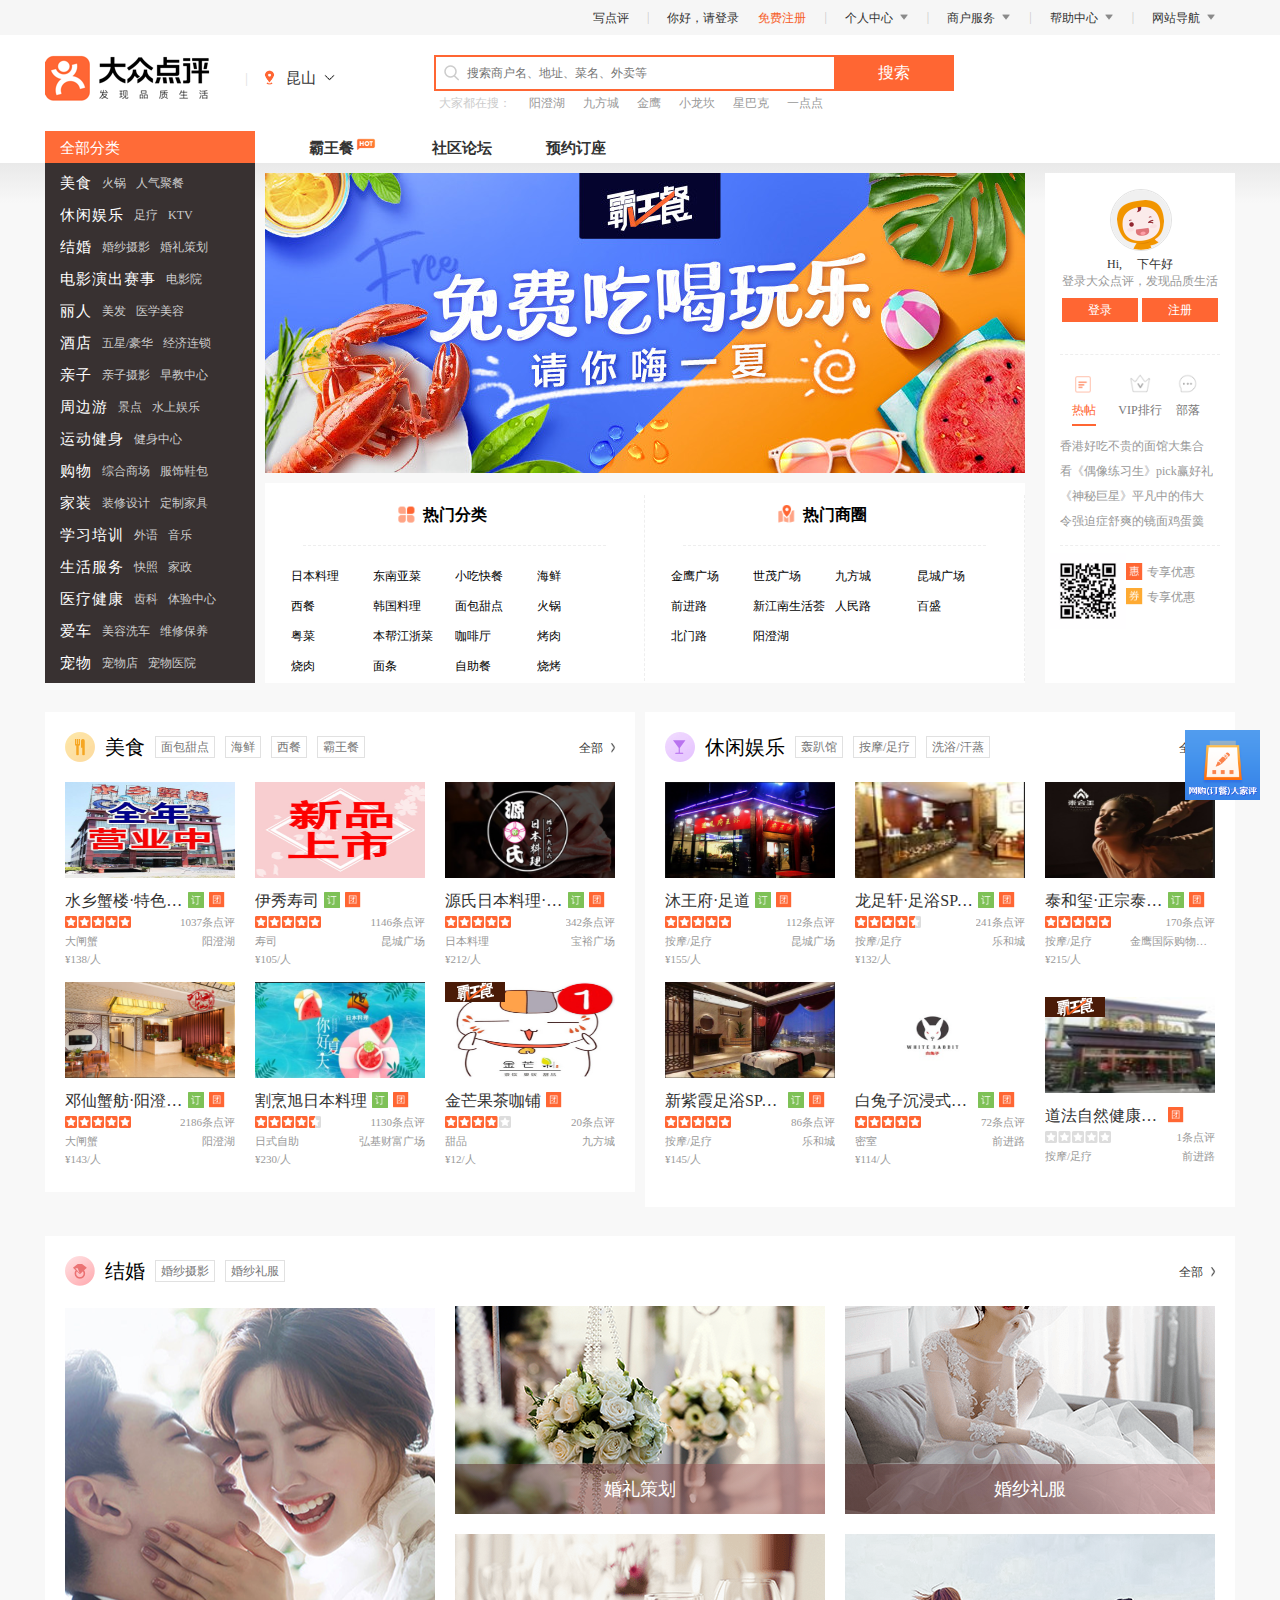
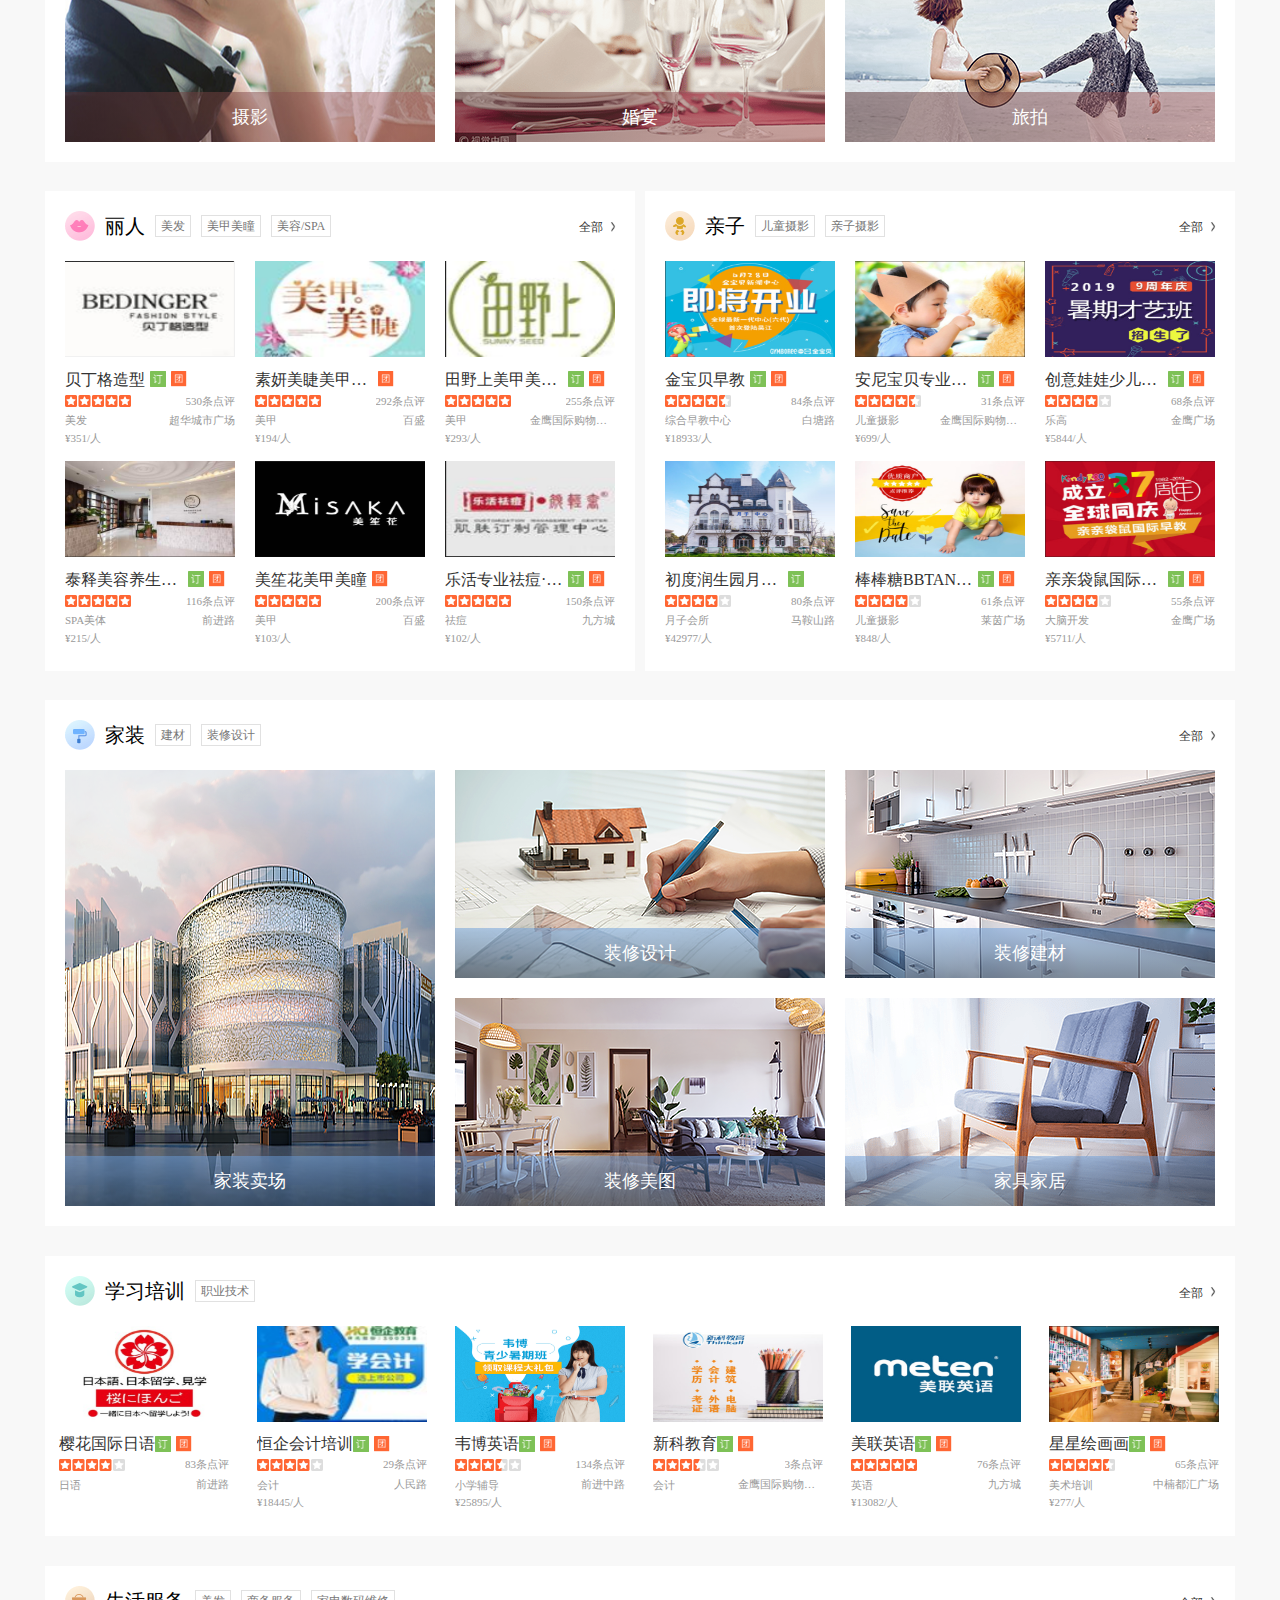
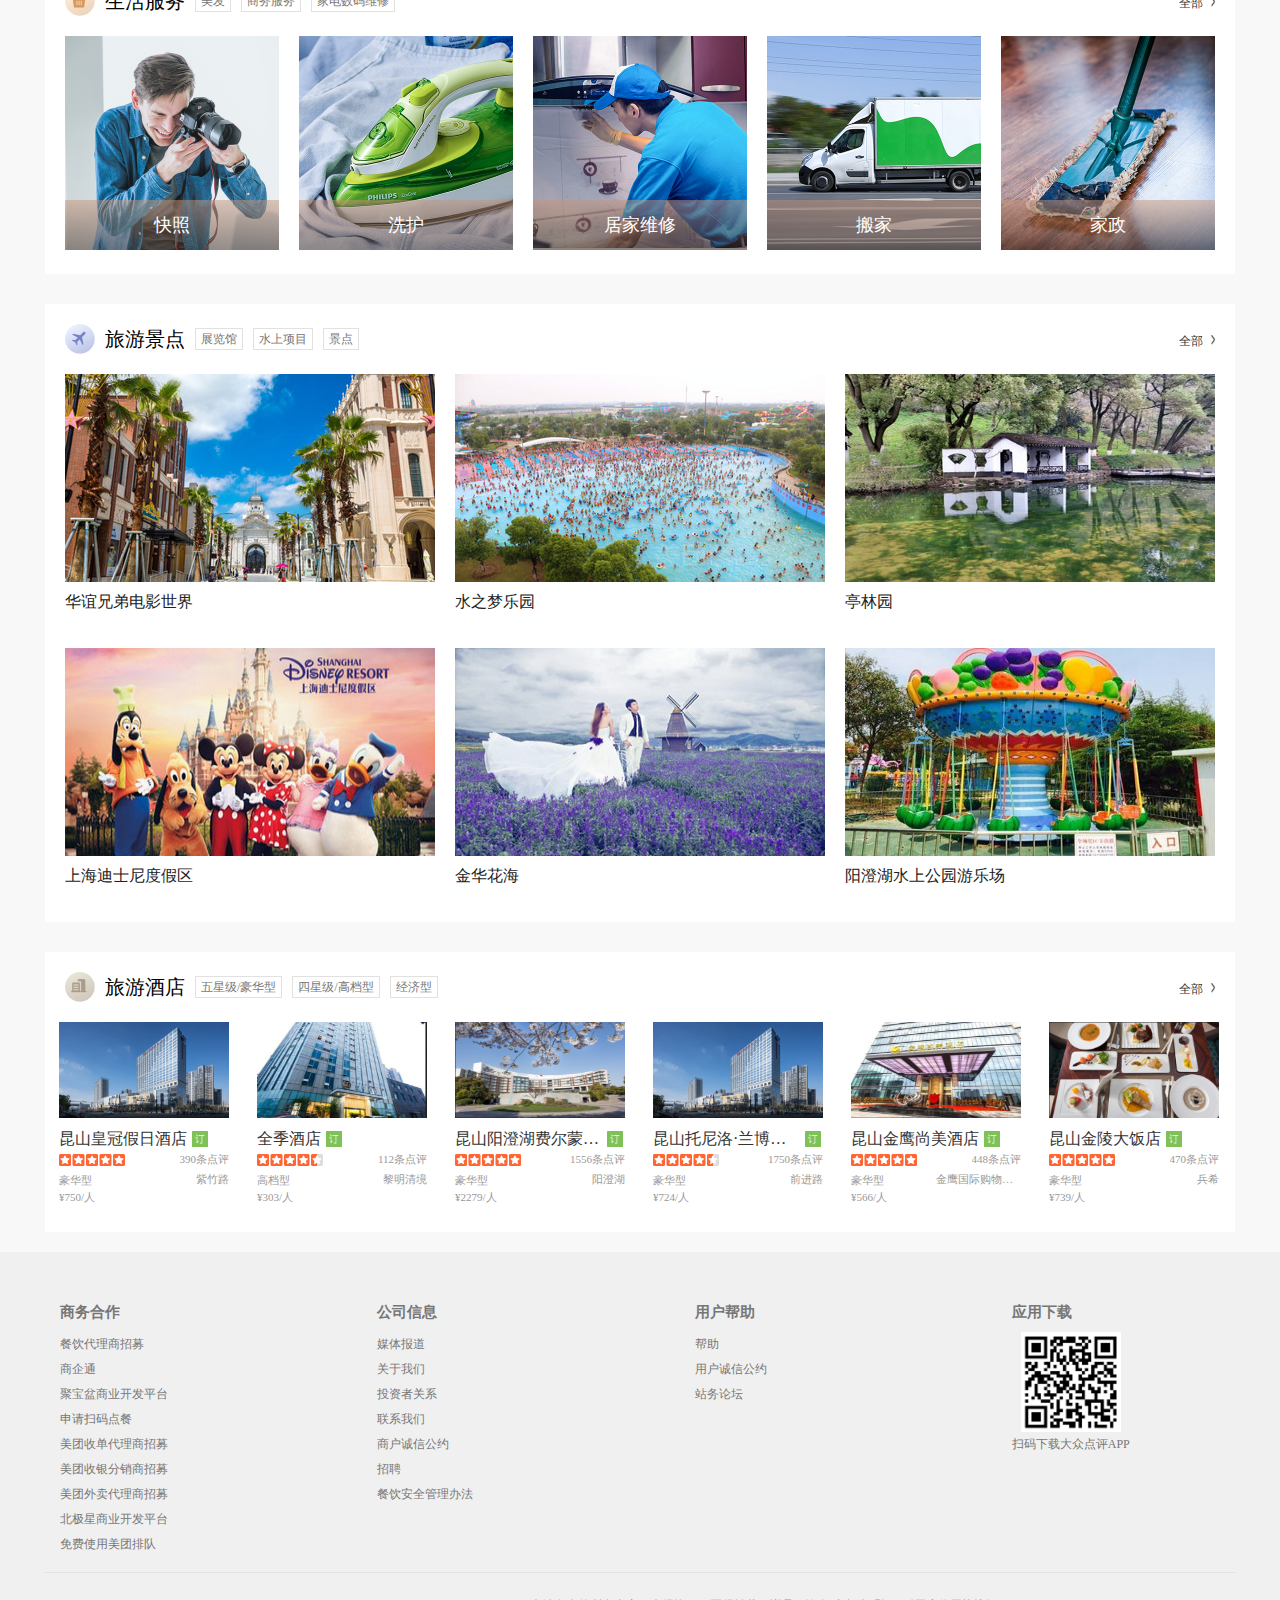
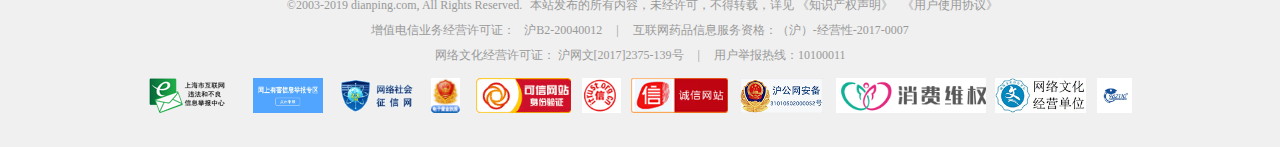
<file: index.html>
<!DOCTYPE html>
<html lang="en">
<head>
	<meta charset="UTF-8">
	<title>大众点评</title>
	<link rel="stylesheet" href="./css.css"> 
</head>
<body>
	<div>
		<!--页头-->
		<div class="top">
			<div class="t-one">
				<div class="t-one-1">
					<div class="t-one-menu">
						<a class="write" href="">写点评</a>
						<span class="line">|</span>
						<span class="login">
							<a class="login1" href="">你好，请登录</a>
							<a class="login2" href="">免费注册</a>
						</span>
						<span class="line">|</span>
						<a class="item mycenter" href="">个人中心<i class="icon i-arrow"></i></a>
						<span class="line">|</span>
						<a class="item shopservice" href="">商户服务<i class="icon i-arrow"></i></a>
						<span class="line">|</span>
						<a class="item help" href="">帮助中心<i class="icon i-arrow"></i></a>
						<span class="line">|</span>
						<a class="item site" href="">网站导航<i class="icon i-arrow"></i></a>
					</div>
				</div>
			</div>
			<div class="t-two">
				<div class="t-two-1">
					<a class="logo" title="大众点评网" href=""></a>
					<a class="city" href="">
						<span class="line-line">|</span>
						<span class="map"></span>
						<span>昆山</span>
						<i class="icon i-arrow"></i>
					</a>
					<div class="search">
						<div class="search-bar">
							<span class="search-container">
								<i class="i-search"></i>
								<span>
									<input id="J-search-input" class="J-search-input" x-webkit-speech="" x-webkit-grammar="builtin:translate" data-s-pattern="https://www.dianping.com/search/keyword/{0}/{1}_" data-s-epattern="https://www.dianping.com/kunshan/{0}" data-s-cateid="0" data-s-cityid="1" type="text" placeholder="搜索商户名、地址、菜名、外卖等" autocomplete="off">
								</span>
								<span class="search-bnt">
									<a class="search-btn">搜索</a>
								</span>
							</span>
							<p class="hot-search">
								<a class="hot-search-tips">大家都在搜：</a>
								<a class="search-word" href="">阳澄湖</a>
								<a class="search-word" href="">九方城</a>
								<a class="search-word" href="">金鹰</a>
								<a class="search-word" href="">小龙坎</a>
								<a class="search-word" href="">星巴克</a>
								<a class="search-word" href="">一点点</a>
							</p>
						</div>
					</div>
				</div>
			</div>
			<div class="t-three">
				<div class="nav-header">
					<div class="navbar">
					    <span class="all-item">全部分类</span>
					    <a class="other-item" href="./bwc.html">霸王餐</a>
					    <i class="hot-icon"></i>
					    <a class="other-item" href="./sqlt.html">社区论坛</a>
					    <a class="other-item" href="./yydz.html">预约订座</a>
					</div>
				</div>
				<div class="gradient"></div>
				<div class="cate-index">
					<div class="navwrap">
					    <div id="nav">
						    <div class="cate-nav">
							    <ul class="first-cate-menu">
								    <li class="first-item">
									    <div class="pri-con">
										    <span class="span-con">
											    <a class="index-title" href="">美食</a>
											    <a class="index-item" href=""><span>火锅</span></a>
											    <a class="index-item" href=""><span>人气聚餐</span></a>
										    </span>
									    </div>
								    </li>
								    <li class="first-item">
									    <div class="pri-con">
										    <span class="span-con">
											    <a class="index-title" href="">休闲娱乐</a>
											    <a class="index-item" href=""><span>足疗</span></a>
											    <a class="index-item" href=""><span>KTV</span></a>
									 	    </span>
									    </div>
								    </li>
								    <li class="first-item">
									    <div class="pri-con">
										    <span class="span-con">
										    	<a class="index-title" href="">结婚</a>
										    	<a class="index-item" href=""><span>婚纱摄影</span></a>
								     			<a class="index-item" href=""><span>婚礼策划</span></a>
									    	</span>
								 	    </div>
							    	</li>
								    <li class="first-item">
									    <div class="pri-con">
										    <span class="span-con">
										    	<a class="index-title" href="">电影演出赛事</a>
											    <a class="index-item" href=""><span>电影院</span></a>
										    </span>
									    </div>
								    </li>
							    	<li class="first-item">
									<div class="pri-con">
										<span class="span-con">
											<a class="index-title" href="">丽人</a>
											<a class="index-item" href=""><span>美发</span></a>
											<a class="index-item" href=""><span>医学美容</span></a>
										</span>
									</div>
								    </li>
							      	<li class="first-item">
									<div class="pri-con">
										<span class="span-con">
											<a class="index-title" href="">酒店</a>
											<a class="index-item" href=""><span>五星/豪华</span></a>
											<a class="index-item" href=""><span>经济连锁</span></a>
										</span>
									</div>
								    </li>
								    <li class="first-item">
									<div class="pri-con">
										<span class="span-con">
											<a class="index-title" href="">亲子</a>
											<a class="index-item" href=""><span>亲子摄影</span></a>
											<a class="index-item" href=""><span>早教中心</span></a>
										</span>
									</div>
								    </li>
								    <li class="first-item">
									<div class="pri-con">
										<span class="span-con">
											<a class="index-title" href="">周边游</a>
											<a class="index-item" href=""><span>景点</span></a>
											<a class="index-item" href=""><span>水上娱乐</span></a>
										</span>
									</div>
								    </li>
								    <li class="first-item">
									<div class="pri-con">
										<span class="span-con">
											<a class="index-title" href="">运动健身</a>
											<a class="index-item" href=""><span>健身中心</span></a>
										</span>
									</div>
								    </li>
								    <li class="first-item">
									<div class="pri-con">
										<span class="span-con">
											<a class="index-title" href="">购物</a>
											<a class="index-item" href=""><span>综合商场</span></a>
											<a class="index-item" href=""><span>服饰鞋包</span></a>
										</span>
									</div>
								    </li>
								    <li class="first-item">
									<div class="pri-con">
										<span class="span-con">
											<a class="index-title" href="">家装</a>
											<a class="index-item" href=""><span>装修设计</span></a>
											<a class="index-item" href=""><span>定制家具</span></a>
										</span>
									</div>
								    </li>
								    <li class="first-item">
									<div class="pri-con">
										<span class="span-con">
											<a class="index-title" href="">学习培训</a>
											<a class="index-item" href=""><span>外语</span></a>
											<a class="index-item" href=""><span>音乐</span></a>
										</span>
									</div>
								    </li>
								    <li class="first-item">
									<div class="pri-con">
										<span class="span-con">
											<a class="index-title" href="">生活服务</a>
											<a class="index-item" href=""><span>快照</span></a>
											<a class="index-item" href=""><span>家政</span></a>
										</span>
									</div>
								    </li>
								    <li class="first-item">
									<div class="pri-con">
										<span class="span-con">
											<a class="index-title" href="">医疗健康</a>
											<a class="index-item" href=""><span>齿科</span></a>
											<a class="index-item" href=""><span>体验中心</span></a>
										</span>
									</div>
								    </li>
								    <li class="first-item">
									<div class="pri-con">
										<span class="span-con">
											<a class="index-title" href="">爱车</a>
											<a class="index-item" href=""><span>美容洗车</span></a>
											<a class="index-item" href=""><span>维修保养</span></a>
										</span>
									</div>
								    </li>
								    <li class="first-item">
									<div class="pri-con">
										<span class="span-con">
											<a class="index-title" href="">宠物</a>
											<a class="index-item" href=""><span>宠物店</span></a>
											<a class="index-item" href=""><span>宠物医院</span></a>
										</span>
									</div>
								    </li>
							    </ul>
						    </div>
						</div>
					</div>
				</div>
				<div class="fixed-card" style="right: 20px;"></div>
			</div>
		</div>
		<!--页主-->
		<div class="mid">
			<!--图片-->
			<div id="pic-nav" class="pic-nav">
				<ul id="pic-nav-ul" class="pic-nav-ul">
					<li class="pic-item">
						<a class="pic-target" href="">
							<img src="./images/霸王餐.jpg" alt="">
						</a>
					</li>
				</ul>
			</div>
			<div id="cate-hot" class="cate-hot cate-hot-double">
				<div class="cate-hot-detail cate-hot-info">
					<div class="hot-title hot-title-remen1
					">
						<a class="hot-title-link" href="">热门分类</a>
					</div>
					<ul class="cate-hot-detail-item">
                        <li class="hot-item hot-item-0">
                        	<a href="">日本料理</a></li>
                        <li class="hot-item hot-item-1">
                        	<a href="">东南亚菜</a></li>
                        <li class="hot-item hot-item-2">
                        	<a href="">小吃快餐</a></li>
                        <li class="hot-item hot-item-3">
                        	<a href="">海鲜</a></li>
                        <li class="hot-item hot-item-4">
                        	<a href="">西餐</a></li>
                        <li class="hot-item hot-item-5">
                        	<a href="">韩国料理</a></li>
                        <li class="hot-item hot-item-6">
                        	<a href="">面包甜点</a></li>
                        <li class="hot-item hot-item-7">
                        	<a href="">火锅</a></li>
                        <li class="hot-item hot-item-8">
                        	<a href="">粤菜</a></li>
                        <li class="hot-item hot-item-9">
                        	<a href="">本帮江浙菜</a></li>
                        <li class="hot-item hot-item-10">
                        	<a href="">咖啡厅</a></li>
                        <li class="hot-item hot-item-11">
                        	<a href="">烤肉</a></li>
                        <li class="hot-item hot-item-12">
                        	<a href="">烧肉</a></li>
                        <li class="hot-item hot-item-13">
                        	<a href="">面条</a></li>
                        <li class="hot-item hot-item-14">
                        	<a href="">自助餐</a></li>
                        <li class="hot-item hot-item-15">
                        	<a href="">烧烤</a></li>
					</ul>
				</div>
				<div class="cate-hot-detail cata-hot-area">
					<div class="hot-title hot-title-remen2">
						<a class="hot-title-link" href="">热门商圈</a>
					</div>
					<ul class="cate-hot-detail-item">
						<li class="hot-item hot-item-0">
							<a href="">金鹰广场</a>
						</li>
						<li class="hot-item hot-item-1">
							<a href="">世茂广场</a>
						</li>
						<li class="hot-item hot-item-2">
							<a href="">九方城</a>
						</li>
						<li class="hot-item hot-item-3">
							<a href="">昆城广场</a>
						</li>
						<li class="hot-item hot-item-4">
							<a href="">前进路</a>
						</li>
						<li class="hot-item hot-item-5">
							<a href="">新江南生活荟</a>
						</li>
						<li class="hot-item hot-item-6">
							<a href="">人民路</a>
						</li>
						<li class="hot-item hot-item-7">
							<a href="">百盛</a>
						</li>
						<li class="hot-item hot-item-8">
							<a href="">北门路</a>
						</li>
						<li class="hot-item hot-item-9">
							<a href="">阳澄湖</a>
						</li>
					</ul>
				</div>
			</div>
			<!--用户信息区域-->
			<div id="userinfo-vip" class="userinfo-vip">
				<!--用户信息区域-->
				<div id="userinfo" class="user-info-con">
					<div class="userinfo">
						<div class="user-pic">
							<a class="user-link" href="">
								<img class="user" src="./images/头像.png" alt="">
							</a>
						</div>
						<div class="hello-user">
							<span class="hi">Hi,</span>
							&nbsp;
							&nbsp;
							<span class="hello">下午好</span>
						</div>
						<div class="user-use">登录大众点评，发现品质生活</div>
						<div class="user-opt">
							<div class="user-opt-nologin">
								<a class="opt-btn-login" href="">登录</a>
								<a class="opt-btn-regsiter" href="">注册</a>
							</div>
						</div>
					</div>
				</div>
				<!--热帖-->
				<div id="vip-info" class="vip-info">
					<div class="vip-info-title">
						<a class="info-title hotpost-title" href="">
							<div class="info-title-pic post-pic"></div>
							<div class="vip-info-con retie">热帖</div>
						</a>
						<a class="info-title vipstar-title" href="">
							<div class="info-title-pic vip-pic"></div>
							<div class="vip-info-con paihang">VIP排行</div>
						</a>
						<a class="info-title buluo-title" href="">
							<div class="info-title-pic buluo-pic"></div>
							<div class="vip-info-con buluo">部落</div>
						</a>
					</div>
					<div class="info-detail">
						<a class="post-item" href="">香港好吃不贵的面馆大集合</a>
					    <a class="post-item" href="">看《偶像练习生》pick赢好礼</a>
					    <a class="post-item" href="">《神秘巨星》平凡中的伟大</a>
					    <a class="post-item" href="">令强迫症舒爽的镜面鸡蛋羹</a>
					</div>
				</div>
				<!--二维码-->
				<div id="index-headline" class="index-headline">
					<div class="qr-code">
						<div class="qr-con">
							<img class="qr-img" src="./images/二维码.png" alt="">
						</div>
						<div class="qr-hui">
							<div class="qr-hui-desc desc-hui">专享优惠</div>
							<div class="qr-hui-desc desc-quan">专享优惠</div>
						</div>
					</div>
				</div>
			</div>
			<div id="cata-detail" class="cata-detail">
				<!--美食+娱乐-->
				<div id="cata-part-one" class="cata-part cata-part-one cata-part-double cata-poi">
					<div id="cata-food-index" class="cata-index cata-food-index">
					    <div class="cata-title">
						<div class="cata-index-pic title-pic-food"></div>
						<div class="title-dec">美食</div>
						<div class="cata-tag">
							<a class="tag-item" href=""><span>面包甜点</span></a>
							<a class="tag-item" href=""><span>海鲜</span></a>
							<a class="tag-item" href=""><span>西餐</span></a>
							<a class="tag-item" href=""><span>霸王餐</span></a>
						</div>
						<a class="view-more" href="">
							<span class="more-desc">全部</span>
							<span class="arrow-right"></span>
						</a>
					    </div>
					    <div class="cata-con">
						<div class="cata-shop-item">
							<div class="shop-item">
								<a class="shop-img shop-item-pic" href="">
									<img src="./images/商店1.png" alt="">
								</a>
								<div class="shop-info">
									<a class="shop-name" href="">
										<span class="name-desc">水乡蟹楼·特色船舫农家乐</span>
										<span class="shop-tag book"></span>
										<span class="shop-tag group"></span>
									</a>
									<div class="star-info">
										<span class="star star-50"></span>
										<span class="comment">1037条点评</span>
									</div>
									<div class="area-info">
										<span class="region-name">阳澄湖</span>
										<span class="maincate-name">大闸蟹</span>
									</div>
									<div class="avg">
										<span>¥138/人</span>
									</div>
								</div>
							</div>
						</div>
						<div class="cata-shop-item">
							<div class="shop-item">
								<a class="shop-img shop-item-pic" href="">
									<img src="./images/商店2.png" alt="">
								</a>
								<div class="shop-info tag-single">
									<a class="shop-name" href="">
										<span class="name-desc">伊秀寿司</span>
										<span class="shop-tag book"></span>
										<span class="shop-tag group"></span>
									</a>
									<div class="star-info">
										<span class="star star-50"></span>
										<span class="comment">1146条点评</span>
									</div>
									<div class="area-info">
										<span class="region-name">昆城广场</span>
										<span class="maincate-name">寿司</span>
									</div>
									<div class="avg">
										<span>¥105/人</span>
									</div>
								</div>
							</div>
						</div>
						<div class="cata-shop-item">
							<div class="shop-item">
								<a class="shop-img shop-item-pic" href="">
									<img src="./images/商店3.png" alt="">
								</a>
								<div class="shop-info">
									<a class="shop-name" href="">
										<span class="name-desc">源氏日本料理·蟹蟹爱</span>
										<span class="shop-tag book"></span>
										<span class="shop-tag group"></span>
									</a>
									<div class="star-info">
										<span class="star star-50"></span>
										<span class="comment">342条点评</span>
									</div>
									<div class="area-info">
										<span class="region-name">宝裕广场</span>
										<span class="maincate-name">日本料理</span>
									</div>
									<div class="avg">
										<span>¥212/人</span>
									</div>
								</div>
							</div>
						</div>
						<div class="cata-shop-item">
							<div class="shop-item">
								<a class="shop-img shop-item-pic" href="">
									<img src="./images/商店4.png" alt="">
								</a>
								<div class="shop-info">
									<a class="shop-name" href="">
										<span class="name-desc">邓仙蟹舫·阳澄湖农家菜</span>
										<span class="shop-tag book"></span>
										<span class="shop-tag group"></span>
									</a>
									<div class="star-info">
										<span class="star star-50"></span>
										<span class="comment">2186条点评</span>
									</div>
									<div class="area-info">
										<span class="region-name">阳澄湖</span>
										<span class="maincate-name">大闸蟹</span>
									</div>
									<div class="avg">
										<span>¥143/人</span>
									</div>
								</div>
							</div>
						</div>
						<div class="cata-shop-item">
							<div class="shop-item">
								<a class="shop-img shop-item-pic" href="">
									<img src="./images/商店5.png" alt="">
								</a>
								<div class="shop-info tag-single">
									<a class="shop-name" href="">
										<span class="name-desc">割烹旭日本料理</span>
										<span class="shop-tag book"></span>
										<span class="shop-tag group"></span>
									</a>
									<div class="star-info">
										<span class="star star-45"></span>
										<span class="comment">1130条点评</span>
									</div>
									<div class="area-info">
										<span class="region-name">弘基财富广场</span>
										<span class="maincate-name">日式自助</span>
									</div>
									<div class="avg">
										<span>¥230/人</span>
									</div>
								</div>
							</div>
						</div>
						<div class="cata-shop-item">
							<div class="shop-item">
								<a class="shop-img shop-item-pic" href="">
									<img src="./images/商店6.png" alt="">
								</a>
								<div class="shop-info tag-single">
									<a class="shop-name" href="">
										<span class="name-desc">金芒果茶咖铺</span>
										<span class="shop-tag group"></span>
									</a>
									<div class="star-info">
										<span class="star star-40"></span>
										<span class="comment">20条点评</span>
									</div>
									<div class="area-info">
										<span class="region-name">九方城</span>
										<span class="maincate-name">甜品</span>
									</div>
									<div class="avg">
										<span>¥12/人</span>
									</div>
								</div>
								<div class="bawang"></div>
							</div>
						</div>
					    </div>
					</div>
					<div id="cata-entertainment-index" class="cata-index cata-entertainment-index">
						<div class="cata-title">
						    <div class="cata-index-pic title-pic-ktv"></div>
						    <div class="title-dec">休闲娱乐</div>
						    <div class="cata-tag">
							<a class="tag-item" href=""><span>轰趴馆</span></a>
							<a class="tag-item" href=""><span>按摩/足疗</span></a>
							<a class="tag-item" href=""><span>洗浴/汗蒸</span></a>	
						    </div>
						    <a class="view-more" href="">
							    <span class="more-desc">全部</span>
							    <span class="arrow-right"></span>
						    </a>
					    </div>
					    <div class="cata-con">
						    <div class="cata-shop-item">
							<div class="shop-item">
								<a class="shop-img shop-item-pic" href="">
									<img src="./images/商店7.png" alt="">
								</a>
								<div class="shop-info">
									<a class="shop-name" href="">
										<span class="name-desc">沐王府·足道</span>
										<span class="shop-tag book"></span>
										<span class="shop-tag group"></span>
									</a>
									<div class="star-info">
										<span class="star star-50"></span>
										<span class="comment">112条点评</span>
									</div>
									<div class="area-info">
										<span class="region-name">昆城广场</span>
										<span class="maincate-name">按摩/足疗</span>
									</div>
									<div class="avg">
										<span>¥155/人</span>
									</div>
								</div>
							</div>
						    </div>
						    <div class="cata-shop-item">
							<div class="shop-item">
								<a class="shop-img shop-item-pic" href="">
									<img src="./images/商店8.png" alt="">
								</a>
								<div class="shop-info">
									<a class="shop-name" href="">
										<span class="name-desc">龙足轩·足浴SPA按摩massage</span>
										<span class="shop-tag book"></span>
										<span class="shop-tag group"></span>
									</a>
									<div class="star-info">
										<span class="star star-45"></span>
										<span class="comment">241条点评</span>
									</div>
									<div class="area-info">
										<span class="region-name">乐和城</span>
										<span class="maincate-name">按摩/足疗</span>
									</div>
									<div class="avg">
										<span>¥132/人</span>
									</div>
								</div>
							</div>
						    </div>
						    <div class="cata-shop-item">
							<div class="shop-item">
								<a class="shop-img shop-item-pic" href="">
									<img src="./images/商店9.png" alt="">
								</a>
								<div class="shop-info">
									<a class="shop-name" href="">
										<span class="name-desc">泰和玺·正宗泰式按摩SPA</span>
										<span class="shop-tag book"></span>
										<span class="shop-tag group"></span>
									</a>
									<div class="star-info">
										<span class="star star-50"></span>
										<span class="comment">170条点评</span>
									</div>
									<div class="area-info">
										<span class="region-name">金鹰国际购物中心</span>
										<span class="maincate-name">按摩/足疗</span>
									</div>
									<div class="avg">
										<span>¥215/人</span>
									</div>
								</div>
							</div>
						    </div>
						    <div class="cata-shop-item">
							<div class="shop-item">
								<a class="shop-img shop-item-pic" href="">
									<img src="./images/商店10.png" alt="">
								</a>
								<div class="shop-info">
									<a class="shop-name" href="">
										<span class="name-desc">新紫霞足浴SPA养生</span>
										<span class="shop-tag book"></span>
										<span class="shop-tag group"></span>
									</a>
									<div class="star-info">
										<span class="star star-50"></span>
										<span class="comment">86条点评</span>
									</div>
									<div class="area-info">
										<span class="region-name">乐和城</span>
										<span class="maincate-name">按摩/足疗</span>
									</div>
									<div class="avg">
										<span>¥145/人</span>
									</div>
								</div>
							</div>
						    </div>
						    <div class="cata-shop-item">
							<div class="shop-item">
								<a class="shop-img shop-item-pic" href="">
									<img src="./images/商店11.png" alt="">
								</a>
								<div class="shop-info">
									<a class="shop-name" href="">
										<span class="name-desc">白兔子沉浸式密室逃脱实景侦探剧</span>
										<span class="shop-tag book"></span>
										<span class="shop-tag group"></span>
									</a>
									<div class="star-info">
										<span class="star star-50"></span>
										<span class="comment">72条点评</span>
									</div>
									<div class="area-info">
										<span class="region-name">前进路</span>
										<span class="maincate-name">密室</span>
									</div>
									<div class="avg">
										<span>¥114/人</span>
									</div>
								</div>
							</div>
						    </div>
						    <div class="cata-shop-item">
							<div class="shop-item">
								<a class="shop-img shop-item-pic" href="">
									<img src="./images/商店12.png" alt="">
								</a>
								<div class="shop-info tag-single">
									<a class="shop-name" href="">
										<span class="name-desc">道法自然健康中心</span>
										<span class="shop-tag group"></span>
									</a>
									<div class="star-info">
										<span class="star star-0"></span>
										<span class="comment">1条点评</span>
									</div>
									<div class="area-info">
										<span class="region-name">前进路</span>
										<span class="maincate-name">按摩/足疗</span>
									</div>
									<div class="avg">
									</div>
								</div>
								<div class="bawang"></div>
							</div>
						    </div>
					    </div>
					</div>
				</div>
				<!--结婚-->
				<div id="cata-part-two" class="cata-part cata-part-two cata-pic">
					<div id="cata-wedding-index" class="cata-index cata-wedding-index">
						<div class="cata-title">
							<div class="cata-index-pic title-pic-wed"></div>
							<div class="title-dec">结婚</div>
							<div class="cata-tag">
								<a href=""><span class="tag-item">婚纱摄影</span></a>
								<a href=""><span class="tag-item">婚纱礼服</span></a>
							</div>
							<a class="view-more" href="">
								<span class="more-desc">全部</span>
								<span class="arrow-right"></span>
							</a>
						</div>
						<div class="cata-con pure-pic-con">
							<div class="cata-pure-pic pic-one">
								<a id="wedding_url_1" class="shop-item-pic pure-pic" href="">
									<img id="wedding_image_1" src="./images/结婚1.png" alt="">
									<div class="cata-pic-gray gray-wed"></div>
									<div id="wedding_catagoryname_1" class="cata-pic-desc">摄影</div>
								</a>
							</div>
							<div class="cata-pure-pic pic-two">
								<div class="pic-con">
									<a id="wedding_url_2" class="shop-item-pic pure-pic" href="">
										<img id="wedding_image_2" src="./images/结婚2.png" alt="">
										<div class="cata-pic-gray gray-wed"></div>
										<div id="wedding_catagoryname_2" class="cata-pic-desc">婚礼策划</div>
									</a>
								</div>
								<div class="pic-con">
									<a id="wedding_url_3" class="shop-item-pic pure-pic" href="">
										<img id="wedding_image_3" src="./images/结婚3.png" alt="">
										<div class="cata-pic-gray gray-wed"></div>
										<div id="wedding_catagoryname_3" class="cata-pic-desc">婚宴</div>
									</a>
								</div>
							</div>
							<div class="cata-pure-pic pic-two pic-three">
								<div class="pic-con">
									<a id="wedding_url_4" class="shop-item-pic pure-pic" href="">
										<img id="wedding_image_4" src="./images/结婚4.png" alt="">
										<div class="cata-pic-gray gray-wed"></div>
										<div id="wedding_catagoryname_4" class="cata-pic-desc">婚纱礼服</div>
									</a>
								</div>
								<div class="pic-con">
									<a id="wedding_url_5" class="shop-item-pic pure-pic" href="">
										<img id="wedding_image_5" src="./images/结婚5.png" alt="">
										<div class="cata-pic-gray gray-wed"></div>
										<div id="wedding_catagoryname_5" class="cata-pic-desc">旅拍</div>
									</a>
								</div>
							</div>
						</div>
					</div>
				</div>
				<!--丽人亲子-->
				<div id="cata-part-three" class="cata-part cata-part-three cata-part-double cata-poi">
					<div id="cata-beauty-index" class="cata-index cata-beauty-index">
					    <div class="cata-title">
						<div class="cata-index-pic title-pic-beauty"></div>
						<div class="title-dec">丽人</div>
						<div class="cata-tag">
							<a class="tag-item" href=""><span>美发</span></a>
							<a class="tag-item" href=""><span>美甲美瞳</span></a>
							<a class="tag-item" href=""><span>美容/SPA</span></a>
						</div>
						<a class="view-more" href="">
							<span class="more-desc">全部</span>
							<span class="arrow-right"></span>
						</a>
					    </div>
					    <div class="cata-con">
						<div class="cata-shop-item">
							<div class="shop-item">
								<a class="shop-img shop-item-pic" href="">
									<img src="./images/会所1.png" alt="">
								</a>
								<div class="shop-info">
									<a class="shop-name" href="">
										<span class="name-desc">贝丁格造型</span>
										<span class="shop-tag book"></span>
										<span class="shop-tag group"></span>
									</a>
									<div class="star-info">
										<span class="star star-50"></span>
										<span class="comment">530条点评</span>
									</div>
									<div class="area-info">
										<span class="region-name">超华城市广场</span>
										<span class="maincate-name">美发</span>
									</div>
									<div class="avg">
										<span>¥351/人</span>
									</div>
								</div>
							</div>
						</div>
						<div class="cata-shop-item">
							<div class="shop-item">
								<a class="shop-img shop-item-pic" href="">
									<img src="./images/会所2.png" alt="">
								</a>
								<div class="shop-info tag-single">
									<a class="shop-name" href="">
										<span class="name-desc">素妍美睫美甲大师</span>
										<span class="shop-tag group"></span>
									</a>
									<div class="star-info">
										<span class="star star-50"></span>
										<span class="comment">292条点评</span>
									</div>
									<div class="area-info">
										<span class="region-name">百盛</span>
										<span class="maincate-name">美甲</span>
									</div>
									<div class="avg">
										<span>¥194/人</span>
									</div>
								</div>
							</div>
						</div>
						<div class="cata-shop-item">
							<div class="shop-item">
								<a class="shop-img shop-item-pic" href="">
									<img src="./images/会所3.png" alt="">
								</a>
								<div class="shop-info">
									<a class="shop-name" href="">
										<span class="name-desc">田野上美甲美瞳专门店</span>
										<span class="shop-tag book"></span>
										<span class="shop-tag group"></span>
									</a>
									<div class="star-info">
										<span class="star star-50"></span>
										<span class="comment">255条点评</span>
									</div>
									<div class="area-info">
										<span class="region-name">金鹰国际购物中心</span>
										<span class="maincate-name">美甲</span>
									</div>
									<div class="avg">
										<span>¥293/人</span>
									</div>
								</div>
							</div>
						</div>
						<div class="cata-shop-item">
							<div class="shop-item">
								<a class="shop-img shop-item-pic" href="">
									<img src="./images/会所4.png" alt="">
								</a>
								<div class="shop-info">
									<a class="shop-name" href="">
										<span class="name-desc">泰释美容养生SPA</span>
										<span class="shop-tag book"></span>
										<span class="shop-tag group"></span>
									</a>
									<div class="star-info">
										<span class="star star-50"></span>
										<span class="comment">116条点评</span>
									</div>
									<div class="area-info">
										<span class="region-name">前进路</span>
										<span class="maincate-name">SPA美体</span>
									</div>
									<div class="avg">
										<span>¥215/人</span>
									</div>
								</div>
							</div>
						</div>
						<div class="cata-shop-item">
							<div class="shop-item">
								<a class="shop-img shop-item-pic" href="">
									<img src="./images/会所5.png" alt="">
								</a>
								<div class="shop-info tag-single">
									<a class="shop-name" href="">
										<span class="name-desc">美笙花美甲美瞳</span>
										<span class="shop-tag group"></span>
									</a>
									<div class="star-info">
										<span class="star star-50"></span>
										<span class="comment">200条点评</span>
									</div>
									<div class="area-info">
										<span class="region-name">百盛</span>
										<span class="maincate-name">美甲</span>
									</div>
									<div class="avg">
										<span>¥103/人</span>
									</div>
								</div>
							</div>
						</div>
						<div class="cata-shop-item">
							<div class="shop-item">
								<a class="shop-img shop-item-pic" href="">
									<img src="./images/会所6.png" alt="">
								</a>
								<div class="shop-info">
									<a class="shop-name" href="">
										<span class="name-desc">乐活专业祛痘·皮肤管理</span>
										<span class="shop-tag book"></span>
										<span class="shop-tag group"></span>
									</a>
									<div class="star-info">
										<span class="star star-50"></span>
										<span class="comment">150条点评</span>
									</div>
									<div class="area-info">
										<span class="region-name">九方城</span>
										<span class="maincate-name">祛痘</span>
									</div>
									<div class="avg">
										<span>¥102/人</span>
									</div>
								</div>
							</div>
						</div>
					    </div>
					</div>
					<div id="cata-child-index" class="cata-index cata-child-index">
						<div class="cata-title">
						    <div class="cata-index-pic title-pic-child"></div>
						    <div class="title-dec">亲子</div>
						    <div class="cata-tag">
							<a class="tag-item" href=""><span>儿童摄影</span></a>
							<a class="tag-item" href=""><span>亲子摄影</span></a>	
						    </div>
						    <a class="view-more" href="">
							    <span class="more-desc">全部</span>
							    <span class="arrow-right"></span>
						    </a>
					    </div>
					    <div class="cata-con">
						    <div class="cata-shop-item">
							<div class="shop-item">
								<a class="shop-img shop-item-pic" href="">
									<img src="./images/商家1.png" alt="">
								</a>
								<div class="shop-info">
									<a class="shop-name" href="">
										<span class="name-desc">金宝贝早教</span>
										<span class="shop-tag book"></span>
										<span class="shop-tag group"></span>
									</a>
									<div class="star-info">
										<span class="star star-45"></span>
										<span class="comment">84条点评</span>
									</div>
									<div class="area-info">
										<span class="region-name">白塘路</span>
										<span class="maincate-name">综合早教中心</span>
									</div>
									<div class="avg">
										<span>¥18933/人</span>
									</div>
								</div>
							</div>
						    </div>
						    <div class="cata-shop-item">
							<div class="shop-item">
								<a class="shop-img shop-item-pic" href="">
									<img src="./images/商家2.png" alt="">
								</a>
								<div class="shop-info">
									<a class="shop-name" href="">
										<span class="name-desc">安尼宝贝专业儿童摄影</span>
										<span class="shop-tag book"></span>
										<span class="shop-tag group"></span>
									</a>
									<div class="star-info">
										<span class="star star-45"></span>
										<span class="comment">31条点评</span>
									</div>
									<div class="area-info">
										<span class="region-name">金鹰国际购物中心</span>
										<span class="maincate-name">儿童摄影</span>
									</div>
									<div class="avg">
										<span>¥699/人</span>
									</div>
								</div>
							</div>
						    </div>
						    <div class="cata-shop-item">
							<div class="shop-item">
								<a class="shop-img shop-item-pic" href="">
									<img src="./images/商家3.png" alt="">
								</a>
								<div class="shop-info">
									<a class="shop-name" href="">
										<span class="name-desc">创意娃娃少儿艺术</span>
										<span class="shop-tag book"></span>
										<span class="shop-tag group"></span>
									</a>
									<div class="star-info">
										<span class="star star-40"></span>
										<span class="comment">68条点评</span>
									</div>
									<div class="area-info">
										<span class="region-name">金鹰广场</span>
										<span class="maincate-name">乐高</span>
									</div>
									<div class="avg">
										<span>¥5844/人</span>
									</div>
								</div>
							</div>
						    </div>
						    <div class="cata-shop-item">
							<div class="shop-item">
								<a class="shop-img shop-item-pic" href="">
									<img src="./images/商家4.png" alt="">
								</a>
								<div class="shop-info tag-single">
									<a class="shop-name" href="">
										<span class="name-desc">初度润生园月子会所</span>
										<span class="shop-tag book"></span>
									</a>
									<div class="star-info">
										<span class="star star-40"></span>
										<span class="comment">80条点评</span>
									</div>
									<div class="area-info">
										<span class="region-name">马鞍山路</span>
										<span class="maincate-name">月子会所</span>
									</div>
									<div class="avg">
										<span>¥42977/人</span>
									</div>
								</div>
							</div>
						    </div>
						    <div class="cata-shop-item">
							<div class="shop-item">
								<a class="shop-img shop-item-pic" href="">
									<img src="./images/商家5.png" alt="">
								</a>
								<div class="shop-info">
									<a class="shop-name" href="">
										<span class="name-desc">棒棒糖BBTANGKIDS</span>
										<span class="shop-tag book"></span>
										<span class="shop-tag group"></span>
									</a>
									<div class="star-info">
										<span class="star star-40"></span>
										<span class="comment">61条点评</span>
									</div>
									<div class="area-info">
										<span class="region-name">莱茵广场</span>
										<span class="maincate-name">儿童摄影</span>
									</div>
									<div class="avg">
										<span>¥848/人</span>
									</div>
								</div>
							</div>
						    </div>
						    <div class="cata-shop-item">
							<div class="shop-item">
								<a class="shop-img shop-item-pic" href="">
									<img src="./images/商家6.png" alt="">
								</a>
								<div class="shop-info">
									<a class="shop-name" href="">
										<span class="name-desc">亲亲袋鼠国际早教中心</span>
										<span class="shop-tag book"></span>
										<span class="shop-tag group"></span>
									</a>
									<div class="star-info">
										<span class="star star-40"></span>
										<span class="comment">55条点评</span>
									</div>
									<div class="area-info">
										<span class="region-name">金鹰广场</span>
										<span class="maincate-name">大脑开发</span>
									</div>
									<div class="avg">
										<span>¥5711/人</span>
									</div>
								</div>
							</div>
						    </div>
					    </div>
					</div>
				</div>
				<!--家装-->
				<div id="cata-part-four" class="cata-part cata-part-four cata-pic">
					<div id="cata-house-index" class="cata-index cata-house-index">
						<div class="cata-title">
							<div class="cata-index-pic title-pic-house"></div>
							<div class="title-dec">家装</div>
							<div class="cata-tag">
								<a href=""><span class="tag-item">建材</span></a>
								<a href=""><span class="tag-item">装修设计</span></a>
							</div>
							<a class="view-more" href="">
								<span class="more-desc">全部</span>
								<span class="arrow-right"></span>
							</a>
						</div>
						<div class="cata-con pure-pic-con">
							<div class="cata-pure-pic pic-one">
								<a id="house_url_1" class="shop-item-pic" href="">
									<img id="house_image_1" src="./images/家装1.png" alt="">
									<div class="cata-pic-gray gray-house"></div>
									<div id="house_catagoryname_1" class="cata-pic-desc">家装卖场</div>
								</a>
							</div>
							<div class="cata-pure-pic pic-two">
								<div class="pic-con">
									<a id="house_url_2" class="shop-item-pic" href="">
										<img id="house_image_2" src="./images/家装2.png" alt="">
										<div class="cata-pic-gray gray-house"></div>
										<div id="house_catagoryname_2" class="cata-pic-desc">装修设计</div>
									</a>
								</div>
								<div class="pic-con">
									<a id="house_url_3" class="shop-item-pic pure-pic" href="">
										<img id="house_image_3" src="./images/家装3.png" alt="">
										<div class="cata-pic-gray gray-house"></div>
										<div id="house_catagoryname_3" class="cata-pic-desc">装修美图</div>
									</a>
								</div>
							</div>
							<div class="cata-pure-pic pic-two pic-three">
								<div class="pic-con">
									<a id="house_url_4" class="shop-item-pic" href="">
										<img id="house_image_4" src="./images/家装4.png" alt="">
										<div class="cata-pic-gray gray-house"></div>
										<div id="house_catagoryname_4" class="cata-pic-desc">装修建材</div>
									</a>
								</div>
								<div class="pic-con">
									<a id="house_url_5" class="shop-item-pic pure-pic" href="">
										<img id="house_image_5" src="./images/家装5.png" alt="">
										<div class="cata-pic-gray gray-house"></div>
										<div id="house_catagoryname_5" class="cata-pic-desc">家具家居</div>
									</a>
								</div>
							</div>
						</div>
					</div>
				</div>
				<!--教育-->
				<div id="edu-cata" class="last-four-cata cata-poi">
					<div class="top-bar clearfix">
						<div class="title-img edu-logo"></div>
						<div class="title-text">学习培训</div>
						<div class="cata-tag">
							<a href=""><span class="tag-item">职业技术</span></a>
						</div>
						<div class="operation">
							<a class="all" href="">
								<span class="more-desc">全部</span>
								<i class="arrow-right"></i>
							</a>
						</div>
					</div>
					<div class="bottom-list detail-list">
						<div class="list-item">
							<div class="item-x">
								<a class="shop-item-x-pic" href="">
									<img src="./images/机构1.png" alt="">
								</a>
								<div class="item-info">
									<a class="shop-info shop-name" href=""><span class="shop-name-desc">樱花国际日语</span>
										<span class="shop-tag book"></span><span class="shop-tag group"></span></a>
									<div class="comment-info">
										<span class="star star-40"></span>
										<span class="shop-comment">83条点评</span>
									</div>
									<div class="area-info">
										<span class="region-name">前进路</span>
										<span class="maincate-name">日语</span>
									</div>
								</div>
							</div>
						</div>
						<div class="list-item">
							<div class="item-x">
								<a class="shop-item-x-pic" href="">
									<img src="./images/机构2.png" alt="">
								</a>
								<div class="item-info">
									<a class="shop-info shop-name" href="">
										<span class="shop-name-desc">恒企会计培训</span>
										<span class="shop-tag book"></span><span class="shop-tag group"></span>
									</a>
									<div class="comment-info">
										<span class="star star-40"></span>
										<span class="shop-comment">29条点评</span>
									</div>
									<div class="area-info">
										<span class="region-name">人民路</span>
										<span class="maincate-name">会计</span>
									</div>
									<div class="avg">
										<span>¥18445/人</span>
									</div>
								</div>
							</div>
						</div>
						<div class="list-item">
							<div class="item-x">
								<a class="shop-item-x-pic" href="">
									<img src="./images/机构3.png" alt="">
								</a>
								<div class="item-info">
									<a class="shop-info shop-name" href="">
										<span class="shop-name-desc">韦博英语</span>
										<span class="shop-tag book"></span><span class="shop-tag group"></span>
									</a>
									<div class="comment-info">
										<span class="star star-35"></span>
										<span class="shop-comment">134条点评</span>
									</div>
									<div class="area-info">
										<span class="region-name">前进中路</span>
										<span class="maincate-name">小学辅导</span>
									</div>
									<div class="avg">
										<span>¥25895/人</span>
									</div>
								</div>
							</div>
						</div>
						<div class="list-item">
							<div class="item-x">
								<a class="shop-item-x-pic" href="">
									<img src="./images/机构4.png" alt="">
								</a>
								<div class="item-info">
									<a class="shop-info shop-name" href="">
										<span class="shop-name-desc">新科教育</span>
										<span class="shop-tag book"></span><span class="shop-tag group"></span>
									</a>
									<div class="comment-info">
										<span class="star star-35"></span>
										<span class="shop-comment">3条点评</span>
									</div>
									<div class="area-info">
										<span class="region-name">金鹰国际购物中心</span>
										<span class="maincate-name">会计</span>
									</div>
									<div class="avg">
									</div>
								</div>
							</div>
						</div>
						<div class="list-item">
							<div class="item-x">
								<a class="shop-item-x-pic" href="">
									<img src="./images/机构5.png" alt="">
								</a>
								<div class="item-info">
									<a class="shop-info shop-name" href="">
										<span class="shop-name-desc">美联英语</span>
										<span class="shop-tag book"></span><span class="shop-tag group"></span>
									</a>
									<div class="comment-info">
										<span class="star star-50"></span>
										<span class="shop-comment">76条点评</span>
									</div>
									<div class="area-info">
										<span class="region-name">九方城</span>
										<span class="maincate-name">英语</span>
									</div>
									<div class="avg">
										<span>¥13082/人</span>
									</div>
								</div>
							</div>
						</div>
						<div class="list-item">
							<div class="item-x">
								<a class="shop-item-x-pic" href="">
									<img src="./images/机构6.png" alt="">
								</a>
								<div class="item-info">
									<a class="shop-info shop-name" href="">
										<span class="shop-name-desc">星星绘画画</span>
										<span class="shop-tag book"></span><span class="shop-tag group"></span>
									</a>
									<div class="comment-info">
										<span class="star star-45"></span>
										<span class="shop-comment">65条点评</span>
									</div>
									<div class="area-info">
										<span class="region-name">中楠都汇广场</span>
										<span class="maincate-name">美术培训</span>
									</div>
									<div class="avg">
										<span>¥277/人</span>
									</div>
								</div>
							</div>
						</div>
					</div>
				</div>
				<!--生活-->
				<div id="service-cata" class="last-four-cata cata-pic">
					<div class="top-bar clearfix">
						<div class="title-img service-logo"></div>
						<div class="title-text">生活服务</div>
						<div class="cata-tag">
							<a class="tag-item" href=""><span>美发</span></a>
							<a class="tag-item" href=""><span>商务服务</span></a>
							<a class="tag-item" href=""><span>家电数码维修</span></a>
						</div>
						<div class="operation">
							<a class="all" href="">
								<span class="more-desc">全部</span>
								<span class="arrow-right"></span>
							</a>
						</div>
					</div>
					<div class="bottom-list service-list">
						<div class="list-item-sh">
							<a id="service_url_1" class="shop-item-pic pure-pic" href="">
								<img id="service_image_1" src="./images/生活1.png" alt="">
								<div class="pic-mark"></div>
								<div id="service_catagoryname_1" class="pic-desc">快照</div>
							</a>
						</div>
						<div class="list-item-sh">
							<a id="service_url_2" class="shop-item-pic pure-pic" href="">
								<img id="service_image_2" src="./images/生活2.png" alt="">
								<div class="pic-mark"></div>
								<div id="service_catagoryname_2" class="pic-desc">洗护</div>
							</a>
						</div>
						<div class="list-item-sh">
							<a id="service_url_3" class="shop-item-pic pure-pic" href="">
								<img id="service_image_3" src="./images/生活3.png" alt="">
								<div class="pic-mark"></div>
								<div id="service_catagoryname_3" class="pic-desc">居家维修</div>
							</a>
						</div>
						<div class="list-item-sh">
							<a id="service_url_4" class="shop-item-pic pure-pic" href="">
								<img id="service_image_4" src="./images/生活4.png" alt="">
								<div class="pic-mark"></div>
								<div id="service_catagoryname_4" class="pic-desc">搬家</div>
							</a>
						</div>
						<div class="list-item-sh">
							<a id="service_url_5" class="shop-item-pic pure-pic" href="">
								<img id="service_image_5" src="./images/生活5.png" alt="">
								<div class="pic-mark"></div>
								<div id="service_catagoryname_5" class="pic-desc">家政</div>
							</a>
						</div>
					</div>
				</div>
				<!--景点-->
				<div id="travel-scene-cata" class="last-four-cata cata-poi">
					<div class="top-bar clearfix">
						<div class="title-img scene-logo"></div>
						<div class="title-text">旅游景点</div>
						<div class="cata-tag">
							<a class="tag-item" href=""><span>展览馆</span></a>
							<a class="tag-item" href=""><span>水上项目</span></a>
							<a class="tag-item" href=""><span>景点</span></a>
						</div>
						<div class="operation">
							<a class="all" href="">
								<span class="more-desc">全部</span>
								<span class="arrow-right"></span>
							</a>
						</div>
					</div>
					<div class="bottom-list scene-list">
						<ul class="clearfix">
							<li class="list-item-lv">
							    <div class="item-lv">
								    <a class="shop-item-l-pic" href="">
									    <img src="./images/景点1.jpg" alt="">
								    </a>
								    <div class="scene-desc">
									    <a class="shop-name" href="">华谊兄弟电影世界</a>
								    </div>
							    </div>
							</li>
							<li class="list-item-lv">
							    <div class="item-lv">
								    <a class="shop-item-l-pic" href="">
									    <img src="./images/景点2.jpg" alt="">
								    </a>
								    <div class="scene-desc">
									    <a class="shop-name" href="">水之梦乐园</a>
								    </div>
							    </div>
							</li>
							<li class="list-item-lv">
							    <div class="item-lv">
								    <a class="shop-item-l-pic" href="">
									    <img src="./images/景点3.jpg" alt="">
								    </a>
								    <div class="scene-desc">
									    <a class="shop-name" href="">亭林园</a>
								    </div>
							    </div>
							</li>
							<li class="list-item-lv">
							    <div class="item-lv">
								    <a class="shop-item-l-pic" href="">
									    <img src="./images/景点4.jpg" alt="">
								    </a>
								    <div class="scene-desc">
									    <a class="shop-name" href="">上海迪士尼度假区</a>
								    </div>
							    </div>
							</li>
							<li class="list-item-lv">
							    <div class="item-lv">
								    <a class="shop-item-l-pic" href="">
									    <img src="./images/景点5.jpg" alt="">
								    </a>
								    <div class="scene-desc">
									    <a class="shop-name" href="">金华花海</a>
								    </div>
							    </div>
							</li>
							<li class="list-item-lv">
							    <div class="item-lv">
								    <a class="shop-item-l-pic" href="">
									    <img src="./images/景点6.jpg" alt="">
								    </a>
								    <div class="scene-desc">
									    <a class="shop-name" href="">阳澄湖水上公园游乐场</a>
								    </div>
							    </div>
							</li>
						</ul>
					</div>
				</div>
				<!--酒店-->
				<div id="travel-hotel-cata" class="last-four-cata cata-poi">
					<div class="top-bar clearfix">
						<div class="title-img hotel-logo"></div>
						<div class="title-text">旅游酒店</div>
						<div class="cata-tag">
							<a class="tag-item" href=""><span>五星级/豪华型</span></a>
							<a class="tag-item" href=""><span>四星级/高档型</span></a>
							<a class="tag-item" href=""><span>经济型</span></a>
						</div>
						<div class="operation">
							<a class="all" href="">
								<span class="more-desc">全部</span>
								<span class="arrow-right"></span>
							</a>
						</div>
					</div>
					<div class="bottom-list detail-list">
						<div class="list-item-jd">
							<div class="item-jd">
								<a class="shop-item-pic" href="">
									<img src="./images/酒店1.png" alt="">
								</a>
								<div class="item-info">
									<a class="shop-info-jd shop-name" href="">
										<span class="shop-name-desc">昆山皇冠假日酒店</span>
										<span class="shop-tag book"></span>
									</a>
									<div class="comment-info">
										<span class="star star-50"></span>
										<span class="shop-comment">390条点评</span>
									</div>
									<div class="area-info">
										<span class="region-name">紫竹路</span>
										<span class="maincate-name">豪华型</span>
									</div>
									<div class="avg">
										<span>¥750/人</span>
									</div>
								</div>
							</div>
						</div>
						<div class="list-item-jd">
							<div class="item-jd">
								<a class="shop-item-pic" href="">
									<img src="./images/酒店2.png" alt="">
								</a>
								<div class="item-info">
									<a class="shop-info-jd shop-name" href="">
										<span class="shop-name-desc">全季酒店</span>
										<span class="shop-tag book"></span>
									</a>
									<div class="comment-info">
										<span class="star star-45"></span>
										<span class="shop-comment">112条点评</span>
									</div>
									<div class="area-info">
										<span class="region-name">黎明清境</span>
										<span class="maincate-name">高档型</span>
									</div>
									<div class="avg">
										<span>¥303/人</span>
									</div>
								</div>
							</div>
						</div>
						<div class="list-item-jd">
							<div class="item-jd">
								<a class="shop-item-pic" href="">
									<img src="./images/酒店3.png" alt="">
								</a>
								<div class="item-info">
									<a class="shop-info-jd shop-name" href="">
										<span class="shop-name-desc">昆山阳澄湖费尔蒙酒店</span>
										<span class="shop-tag book"></span>
									</a>
									<div class="comment-info">
										<span class="star star-50"></span>
										<span class="shop-comment">1556条点评</span>
									</div>
									<div class="area-info">
										<span class="region-name">阳澄湖</span>
										<span class="maincate-name">豪华型</span>
									</div>
									<div class="avg">
										<span>¥2279/人</span>
									</div>
								</div>
							</div>
						</div>
						<div class="list-item-jd">
							<div class="item-jd">
								<a class="shop-item-pic" href="">
									<img src="./images/酒店1.png" alt="">
								</a>
								<div class="item-info">
									<a class="shop-info-jd shop-name" href="">
										<span class="shop-name-desc">昆山托尼洛·兰博基尼酒店</span>
										<span class="shop-tag book"></span>
									</a>
									<div class="comment-info">
										<span class="star star-45"></span>
										<span class="shop-comment">1750条点评</span>
									</div>
									<div class="area-info">
										<span class="region-name">前进路</span>
										<span class="maincate-name">豪华型</span>
									</div>
									<div class="avg">
										<span>¥724/人</span>
									</div>
								</div>
							</div>
						</div>
						<div class="list-item-jd">
							<div class="item-jd">
								<a class="shop-item-pic" href="">
									<img src="./images/酒店5.png" alt="">
								</a>
								<div class="item-info">
									<a class="shop-info-jd shop-name" href="">
										<span class="shop-name-desc">昆山金鹰尚美酒店</span>
										<span class="shop-tag book"></span>
									</a>
									<div class="comment-info">
										<span class="star star-50"></span>
										<span class="shop-comment">448条点评</span>
									</div>
									<div class="area-info">
										<span class="region-name">金鹰国际购物中心</span>
										<span class="maincate-name">豪华型</span>
									</div>
									<div class="avg">
										<span>¥566/人</span>
									</div>
								</div>
							</div>
						</div>
						<div class="list-item-jd">
							<div class="item-jd">
								<a class="shop-item-pic" href="">
									<img src="./images/酒店6.png" alt="">
								</a>
								<div class="item-info">
									<a class="shop-info-jd shop-name" href="">
										<span class="shop-name-desc">昆山金陵大饭店</span>
										<span class="shop-tag book"></span>
									</a>
									<div class="comment-info">
										<span class="star star-50"></span>
										<span class="shop-comment">470条点评</span>
									</div>
									<div class="area-info">
										<span class="region-name">兵希</span>
										<span class="maincate-name">豪华型</span>
									</div>
									<div class="avg">
										<span>¥739/人</span>
									</div>
								</div>
							</div>
						</div>
					</div>
				</div>
			</div>
		</div>
		<!--页尾-->
		<div class="bot">
			<div id="index-footer" class="index-footer">
				<div class="footer-links clearfix">
					<div class="links-item">
						<p class="link-title">商务合作</p>
						<ul class="link-panel">
							<li class="link-li">
								<a href="">餐饮代理商招募</a>
							</li>
							<li class="link-li">
								<a href="">商企通</a>
							</li>
							<li class="link-li">
								<a href="">聚宝盆商业开发平台</a>
							</li>
							<li class="link-li">
								<a href="">申请扫码点餐</a>
							</li>
							<li class="link-li">
								<a href="">美团收单代理商招募</a>
							</li>
							<li class="link-li">
								<a href="">美团收银分销商招募</a>
							</li>
							<li class="link-li">
								<a href="">美团外卖代理商招募</a>
							</li>
							<li class="link-li">
								<a href="">北极星商业开发平台</a>
							</li>
							<li class="link-li">
								<a href="">免费使用美团排队</a>
							</li>
						</ul>
					</div>
					<div class="links-item">
						<p class="link-title">公司信息</p>
						<ul class="link-panel">
							<li class="link-li"><a href="">媒体报道</a></li>
							<li class="link-li"><a href="">关于我们</a></li>
							<li class="link-li"><a href="">投资者关系</a></li>
							<li class="link-li"><a href="">联系我们</a></li>
							<li class="link-li"><a href="">商户诚信公约</a></li>
							<li class="link-li"><a href="">招聘</a></li>
							<li class="link-li"><a href="">餐饮安全管理办法</a></li>
						</ul>
					</div>
					<div class="links-item">
						<p class="link-title">用户帮助</p>
						<ul class="link-panel">
							<li class="link-li"><a href="">帮助</a></li>
							<li class="link-li"><a href="">用户诚信公约</a></li>
							<li class="link-li"><a href="">站务论坛</a></li>
						</ul>
					</div>
					<div class="links-item">
						<p class="link-title">应用下载</p>
						<ul class="link-panel clearfix">
							<a href="">
								<li class="qrcode-img">
									<i class="app-qrcode"></i>
									<p>扫码下载大众点评APP</p>
								</li>
							</a>
						</ul>
					</div>
				</div>
				<div class="footer-declare">
					<div>
						<p class="company-desc">
							<span class="all-right">©2003-2019 dianping.com, All Rights Reserved.</span>
							<span>
								本站发布的所有内容，未经许可，不得转载，详见
								<a class="a-link" href="">《知识产权声明》</a>
								&nbsp;
								<a class="a-link" href="">《用户使用协议》</a>
							</span>
						</p>
						<p class="company-desc">
							<span>增值电信业务经营许可证：</span>
							&nbsp;
							<a class="a-link" href="">沪B2-20040012</a>
							&nbsp;
							<span class="all-right">|</span>
							&nbsp;
							<span>互联网药品信息服务资格：（沪）-经营性-2017-0007</span>
						</p>
					</div>
					<div class="address">
						<p class="company-desc">
							<span>
								网络文化经营许可证：
								<a class="a-link" href="">沪网文[2017]2375-139号</a>
								&nbsp;
							</span>
							<span class="all-right">|</span>
							&nbsp;
							<span>用户举报热线：10100011</span>
						</p>
					</div>
					<p class="certify">
						<a href="">
							<i class="certify-img wgxxjb"></i>
						</a>
						&nbsp;
						<a href="">
							<i class="certify-img yhxxjb"></i>
						</a>
						&nbsp;
						<a href="">
							<i class="certify-img shzx"></i>
						</a>
						&nbsp;
						<a href="">
							<i class="certify-img gongshang"></i>
						</a>
						&nbsp;
						<a href="">
							<i class="certify-img kxwz"></i>
						</a>
						&nbsp;
						<a href="">
							<i class="certify-img renzheng"></i>
						</a>
						&nbsp;
						<a href="">
							<i class="certify-img cxwz"></i>
						</a>
						&nbsp;
						<a href="">
							<i class="certify-img police"></i>
						</a>
						&nbsp;
						<a href="">
							<i class="certify-img xfwq"></i>
						</a>
						&nbsp;
						<i class="certify-img wlwh"></i>
						&nbsp;
						<img class="certify-img fzp" src="./images/防诈骗.jpg" alt="">
					</p>
				</div>
			</div>
		</div>
	</div>
</body>
</html>
</file>
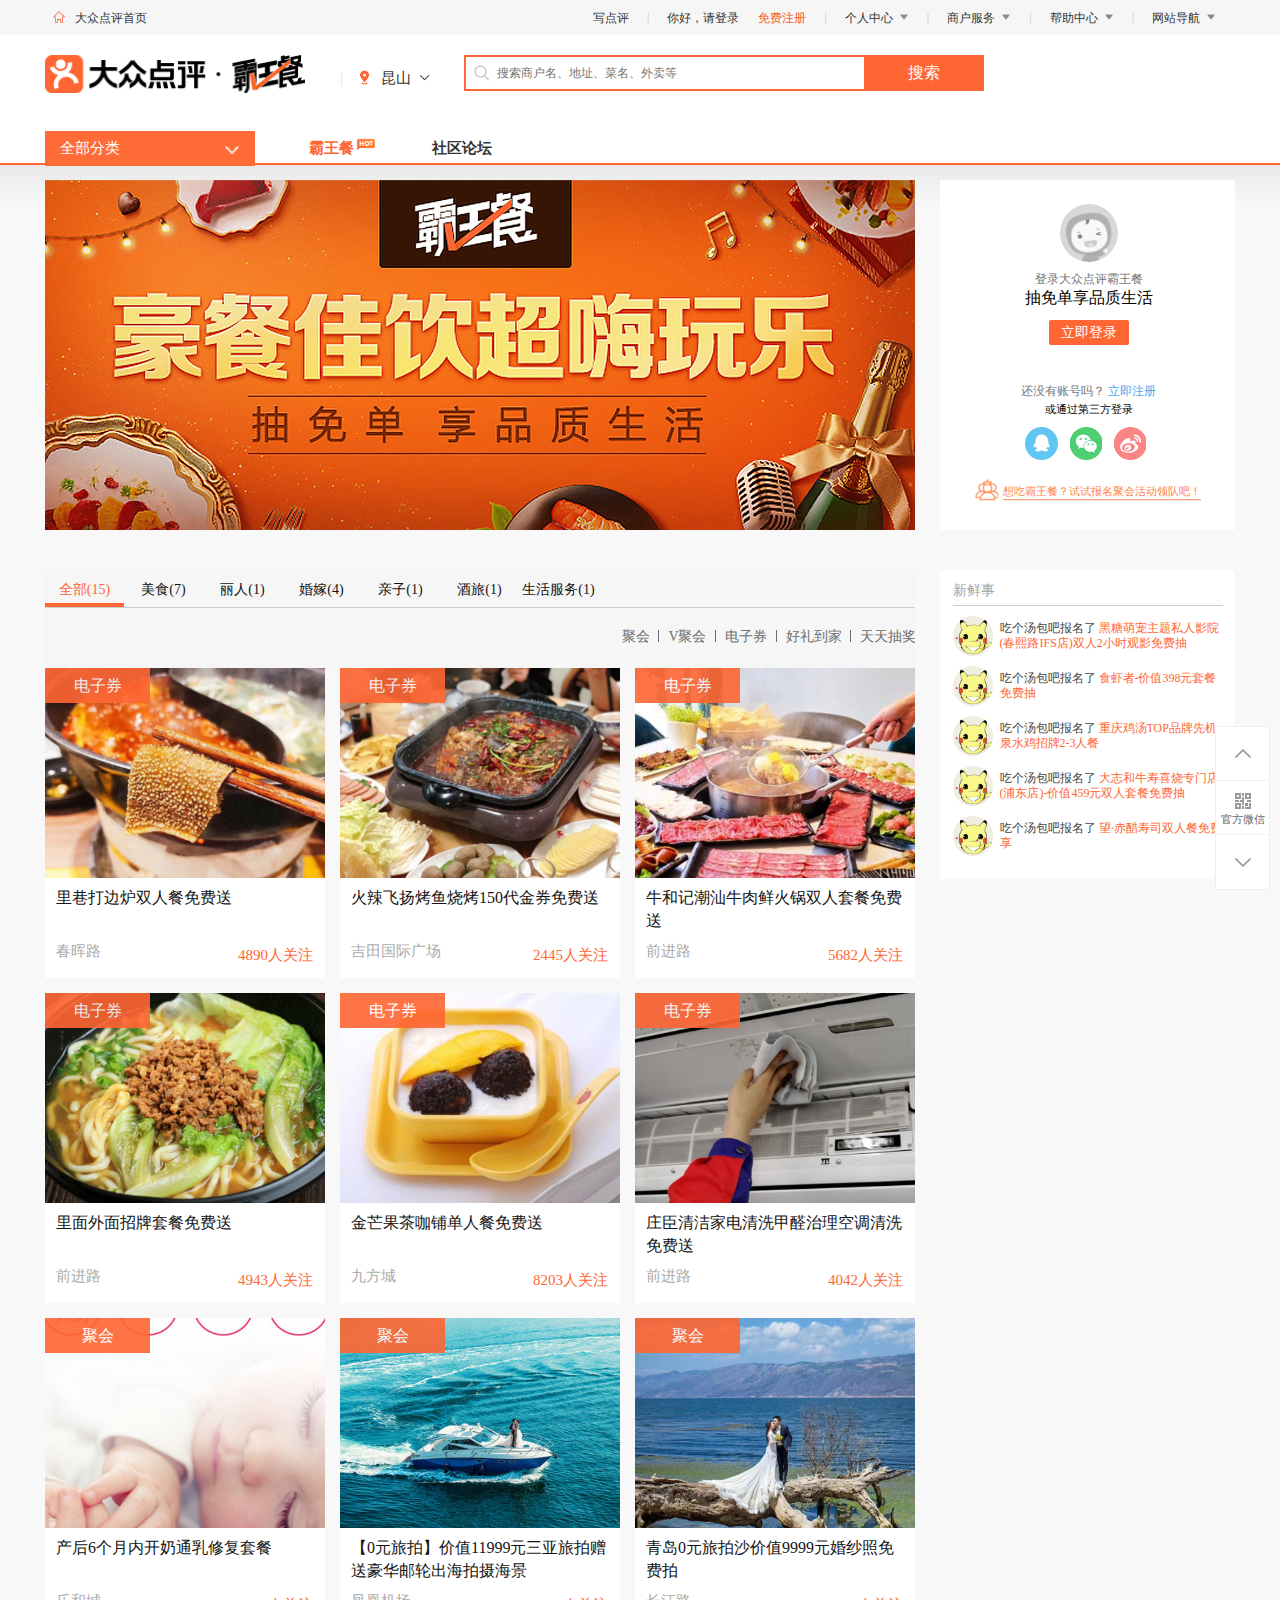
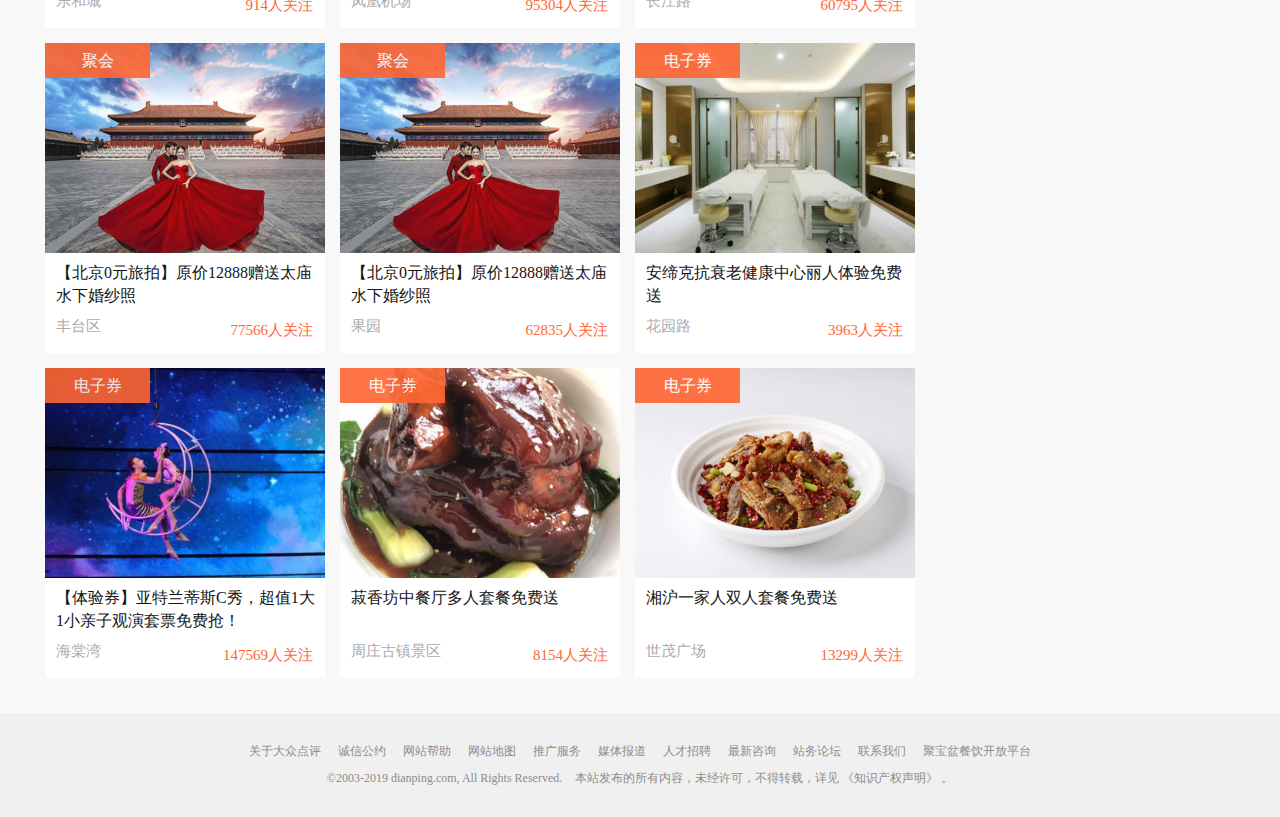
<file: bwc.html>
<!DOCTYPE html>
<html lang="en">
<head>
	<meta charset="UTF-8">
	<title>大众点评·霸王餐</title>
	<link rel="stylesheet" href="./css.css">
</head>
<body>	
	<div class="top">
			<div class="t-one">
				<div class="t-one-1">
					<div class="t-one-logo">
						<a class="item" href="./index.html">
							<i class="icon-logo"></i>
							大众点评首页
						</a>
					</div>
					<div class="t-one-menu">
						<a class="write" href="">写点评</a>
						<span class="line">|</span>
						<span class="login">
							<a class="login1" href="">你好，请登录</a>
							<a class="login2" href="">免费注册</a>
						</span>
						<span class="line">|</span>
						<a class="item mycenter" href="">个人中心<i class="icon i-arrow"></i></a>
						<span class="line">|</span>
						<a class="item shopservice" href="">商户服务<i class="icon i-arrow"></i></a>
						<span class="line">|</span>
						<a class="item help" href="">帮助中心<i class="icon i-arrow"></i></a>
						<span class="line">|</span>
						<a class="item site" href="">网站导航<i class="icon i-arrow"></i></a>
					</div>
				</div>
			</div>
			<div class="t-two">
				<div class="t-two-1">
					<a class="logo logo-event" title="大众点评网" href=""></a>
					<a class="city" href="">
						<span class="line-line">|</span>
						<span class="map"></span>
						<span>昆山</span>
						<i class="icon i-arrow"></i>
					</a>
					<div class="search">
						<div class="search-bar search-bw">
							<span class="search-container">
								<i class="i-search"></i>
								<span>
									<input id="J-search-input" class="J-search-input" x-webkit-speech="" x-webkit-grammar="builtin:translate" data-s-pattern="https://www.dianping.com/search/keyword/{0}/{1}_" data-s-epattern="https://www.dianping.com/kunshan/{0}" data-s-cateid="0" data-s-cityid="1" type="text" placeholder="搜索商户名、地址、菜名、外卖等" autocomplete="off">
								</span>
								<span class="search-bnt">
									<a class="search-btn">搜索</a>
								</span>
							</span>
						</div>
					</div>
				</div>
			</div>
			<div class="t-three">
				<div class="nav-header nav-header-bw">
					<div class="navbar">
					    <span class="all-item">
					    	全部分类
					    	<i class="primary-more"></i>
					    </span>
					    <a class="other-item highlight" href="">霸王餐</a>
					    <i class="hot-icon"></i>
					    <a class="other-item" href="./sqlt.html">社区论坛</a>
					</div>
				</div>
				<div class="gradient"></div>
				<div class="cate-index">
					<div class="navwrap">
					    <div id="nav">
						</div>
					</div>
				</div>
			</div>
	</div>
	<div class="main">
			<div class="right-main">
				<div class="user-right">
					<a class="avatar" href="">
						<img src="./images/未登录.png" alt="">
					</a>
					<div class="unlogin-infos">
						<p class="l1">登录大众点评霸王餐</p>
						<p class="l2">抽免单享品质生活</p>
						<a id="u-login" class="l3" href="">立即登录</a>
						<p class="l4">
							还没有账号吗？
							<a id="u-reg" href="">立即注册</a>
						</p>
						<p class="l5">或通过第三方登录</p>
                        <p class="l6">
                        	<a id="qq-login" class="qq-icon" href=""></a>
                        	<a id="wechat-login" class="wechat-icon" href=""></a>
                        	<a id="weibo-login" class="weibo-icon" href=""></a>
                        </p>
					</div>
					<a class="leader" href="">
						<span>
							想吃霸王餐？试试报名聚会活动领队吧！
						</span>
					</a>
				</div>
				<div class="news-right">
					<div class="right-title">新鲜事</div>
					<ul class="news-list">
						<li>
						    <a href="">
						    	<img src="./images/头像.jpg" alt="">
						    	<div class="infos">
						    		吃个汤包吧报名了
						    		<span class="strong">黑糖萌宠主题私人影院(春熙路IFS店)双人2小时观影免费抽</span>
						    	</div>
						    </a>
						</li>
					</ul>
					<ul class="news-list">
						<li>
						    <a href="">
						    	<img src="./images/头像.jpg" alt="">
						    	<div class="infos">
						    		吃个汤包吧报名了
						    		<span class="strong">食虾者-价值398元套餐免费抽</span>
						    	</div>
						    </a>
						</li>
					</ul>
					<ul class="news-list">
						<li>
						    <a href="">
						    	<img src="./images/头像.jpg" alt="">
						    	<div class="infos">
						    		吃个汤包吧报名了
						    		<span class="strong">重庆鸡汤TOP品牌先机泉水鸡招牌2-3人餐</span>
						    	</div>
						    </a>
						</li>
					</ul>
					<ul class="news-list">
						<li>
						    <a href="">
						    	<img src="./images/头像.jpg" alt="">
						    	<div class="infos">
						    		吃个汤包吧报名了
						    		<span class="strong">大志和牛寿喜烧专门店(浦东店)-价值459元双人套餐免费抽</span>
						    	</div>
						    </a>
						</li>
					</ul>
					<ul class="news-list">
						<li>
						    <a href="">
						    	<img src="./images/头像.jpg" alt="">
						    	<div class="infos">
						    		吃个汤包吧报名了
						    		<span class="strong">望·赤醋寿司双人餐免费享</span>
						    	</div>
						    </a>
						</li>
					</ul>
				</div>
			</div>
			<div class="left-main">
				<div class="top-left">
					<ul style="width: 870px; left:0;">
						<li>
							<a href="">
								<img src="./images/bw-轮播图.jpg" alt="">
							</a>
						</li>
					</ul>
				</div>
				<div class="bottom-left">
					<div>
						<div class="daohang-2">
							<div class="daohang-1-tabs container-title">
								<div class="quanbu">
									<span>全部(15)</span>
								</div>
								<div>
									<span>美食(7)</span>
								</div>
								<div>
									<span>丽人(1)</span>
								</div>
								<div>
									<span>婚嫁(4)</span>
								</div>
								<div>
									<span>亲子(1)</span>
								</div>
								<div>
									<span>酒旅(1)</span>
								</div>
								<div>
									<span>生活服务(1)</span>
								</div>
							</div>
							<div class="daohang-2-tabs">
								<div>
									聚会
								</div>
								<div>
									V聚会
								</div>
								<div>
									电子券
								</div>
								<div>
									好礼到家
								</div>
								<div>天天抽奖</div>
							</div>
						</div>
						<div class="activity">
							<ul class="activity-lists">
								<li>
									<a href="">
										<div class="img-bw">
											<img src="./images/bw1.png" alt="">
											<div class="tips-bw">电子券</div>
										</div>
										<div class="infos-bw">
											<h4>
												里巷打边炉双人餐免费送
											</h4>
											<div class="add">
												<span class="addr">春晖路</span>
												<span class="guanzhu">4890人关注</span>
											</div>
										</div>
									</a>
								</li>
								<li>
									<a href="">
										<div class="img-bw">
											<img src="./images/bw2.png" alt="">
											<div class="tips-bw">电子券</div>
										</div>
										<div class="infos-bw">
											<h4>
												火辣飞扬烤鱼烧烤150代金券免费送
											</h4>
											<div class="add">
												<span class="addr">吉田国际广场</span>
												<span class="guanzhu">2445人关注</span>
											</div>
										</div>
									</a>
								</li>
								<li>
									<a href="">
										<div class="img-bw">
											<img src="./images/bw3.png" alt="">
											<div class="tips-bw">电子券</div>
										</div>
										<div class="infos-bw">
											<h4>
												牛和记潮汕牛肉鲜火锅双人套餐免费送
											</h4>
											<div class="add">
												<span class="addr">前进路</span>
												<span class="guanzhu">5682人关注</span>
											</div>
										</div>
									</a>
								</li>
								<li>
									<a href="">
										<div class="img-bw">
											<img src="./images/bw4.png" alt="">
											<div class="tips-bw">电子券</div>
										</div>
										<div class="infos-bw">
											<h4>
												里面外面招牌套餐免费送
											</h4>
											<div class="add">
												<span class="addr">前进路</span>
												<span class="guanzhu">4943人关注</span>
											</div>
										</div>
									</a>
								</li>
								<li>
									<a href="">
										<div class="img-bw">
											<img src="./images/bw5.png" alt="">
											<div class="tips-bw">电子券</div>
										</div>
										<div class="infos-bw">
											<h4>
												金芒果茶咖铺单人餐免费送
											</h4>
											<div class="add">
												<span class="addr">九方城</span>
												<span class="guanzhu">8203人关注</span>
											</div>
										</div>
									</a>
								</li>
								<li>
									<a href="">
										<div class="img-bw">
											<img src="./images/bw6.png" alt="">
											<div class="tips-bw">电子券</div>
										</div>
										<div class="infos-bw">
											<h4>
												庄臣清洁家电清洗甲醛治理空调清洗免费送
											</h4>
											<div class="add">
												<span class="addr">前进路</span>
												<span class="guanzhu">4042人关注</span>
											</div>
										</div>
									</a>
								</li>
								<li>
									<a href="">
										<div class="img-bw">
											<img src="./images/bw7.png" alt="">
											<div class="tips-bw">聚会</div>
										</div>
										<div class="infos-bw">
											<h4>
												产后6个月内开奶通乳修复套餐
											</h4>
											<div class="add">
												<span class="addr">乐和城</span>
												<span class="guanzhu">914人关注</span>
											</div>
										</div>
									</a>
								</li>
								<li>
									<a href="">
										<div class="img-bw">
											<img src="./images/bw8.png" alt="">
											<div class="tips-bw">聚会</div>
										</div>
										<div class="infos-bw">
											<h4>
												【0元旅拍】价值11999元三亚旅拍赠送豪华邮轮出海拍摄海景
											</h4>
											<div class="add">
												<span class="addr">凤凰机场</span>
												<span class="guanzhu">95304人关注</span>
											</div>
										</div>
									</a>
								</li>
								<li>
									<a href="">
										<div class="img-bw">
											<img src="./images/bw9.png" alt="">
											<div class="tips-bw">聚会</div>
										</div>
										<div class="infos-bw">
											<h4>
												青岛0元旅拍沙价值9999元婚纱照免费拍
											</h4>
											<div class="add">
												<span class="addr">长江路</span>
												<span class="guanzhu">60795人关注</span>
											</div>
										</div>
									</a>
								</li>
								<li>
									<a href="">
										<div class="img-bw">
											<img src="./images/bw10.png" alt="">
											<div class="tips-bw">聚会</div>
										</div>
										<div class="infos-bw">
											<h4>
												【北京0元旅拍】原价12888赠送太庙水下婚纱照
											</h4>
											<div class="add">
												<span class="addr">丰台区</span>
												<span class="guanzhu">77566人关注</span>
											</div>
										</div>
									</a>
								</li>
								<li>
									<a href="">
										<div class="img-bw">
											<img src="./images/bw10.png" alt="">
											<div class="tips-bw">聚会</div>
										</div>
										<div class="infos-bw">
											<h4>
												【北京0元旅拍】原价12888赠送太庙水下婚纱照
											</h4>
											<div class="add">
												<span class="addr">果园</span>
												<span class="guanzhu">62835人关注</span>
											</div>
										</div>
									</a>
								</li>
								<li>
									<a href="">
										<div class="img-bw">
											<img src="./images/bw11.png" alt="">
											<div class="tips-bw">电子券</div>
										</div>
										<div class="infos-bw">
											<h4>
												安缔克抗衰老健康中心丽人体验免费送
											</h4>
											<div class="add">
												<span class="addr">花园路</span>
												<span class="guanzhu">3963人关注</span>
											</div>
										</div>
									</a>
								</li>
								<li>
									<a href="">
										<div class="img-bw">
											<img src="./images/bw12.png" alt="">
											<div class="tips-bw">电子券</div>
										</div>
										<div class="infos-bw">
											<h4>
												【体验券】亚特兰蒂斯C秀，超值1大1小亲子观演套票免费抢！ 
											</h4>
											<div class="add">
												<span class="addr">海棠湾</span>
												<span class="guanzhu">147569人关注</span>
											</div>
										</div>
									</a>
								</li>
								<li>
									<a href="">
										<div class="img-bw">
											<img src="./images/bw13.png" alt="">
											<div class="tips-bw">电子券</div>
										</div>
										<div class="infos-bw">
											<h4>
												菽香坊中餐厅多人套餐免费送
											</h4>
											<div class="add">
												<span class="addr">周庄古镇景区</span>
												<span class="guanzhu">8154人关注</span>
											</div>
										</div>
									</a>
								</li>
								<li>
									<a href="">
										<div class="img-bw">
											<img src="./images/bw14.png" alt="">
											<div class="tips-bw">电子券</div>
										</div>
										<div class="infos-bw">
											<h4>
												湘沪一家人双人套餐免费送
											</h4>
											<div class="add">
												<span class="addr">世茂广场</span>
												<span class="guanzhu">13299人关注</span>
											</div>
										</div>
									</a>
								</li>
							</ul>
						</div>
					</div>
				</div>
			</div>
	</div>
	<div class="bw-tools">
		<div class="bw-tools-top" style="display: block;"></div>
		<div class="bw-tools-group"></div>
		<div class="bw-tools-bottom"></div>
	</div>
	<div class="bw-foot">
		<div id="bw-footer" class="bw-footer">
			<p class="links">
				<a href="">关于大众点评</a>
				<a href="">诚信公约</a>
				<a href="">网站帮助</a>
				<a href="">网站地图</a>
				<a href="">推广服务</a>
				<a href="">媒体报道</a>
				<a href="">人才招聘</a>
				<a href="">最新咨询</a>
				<a href="">站务论坛</a>
				<a href="">联系我们</a>
				<a href="">聚宝盆餐饮开放平台</a>
			</p>
			<p class="rights">
				<span style="margin-right:10px;">©2003-2019 dianping.com, All Rights Reserved.</span>
				<span>
					本站发布的所有内容，未经许可，不得转载，详见
					<a class="G" href="">《知识产权声明》</a>
					。
				</span>
			</p>
		</div>
	</div>
</body>
</html>
</file>
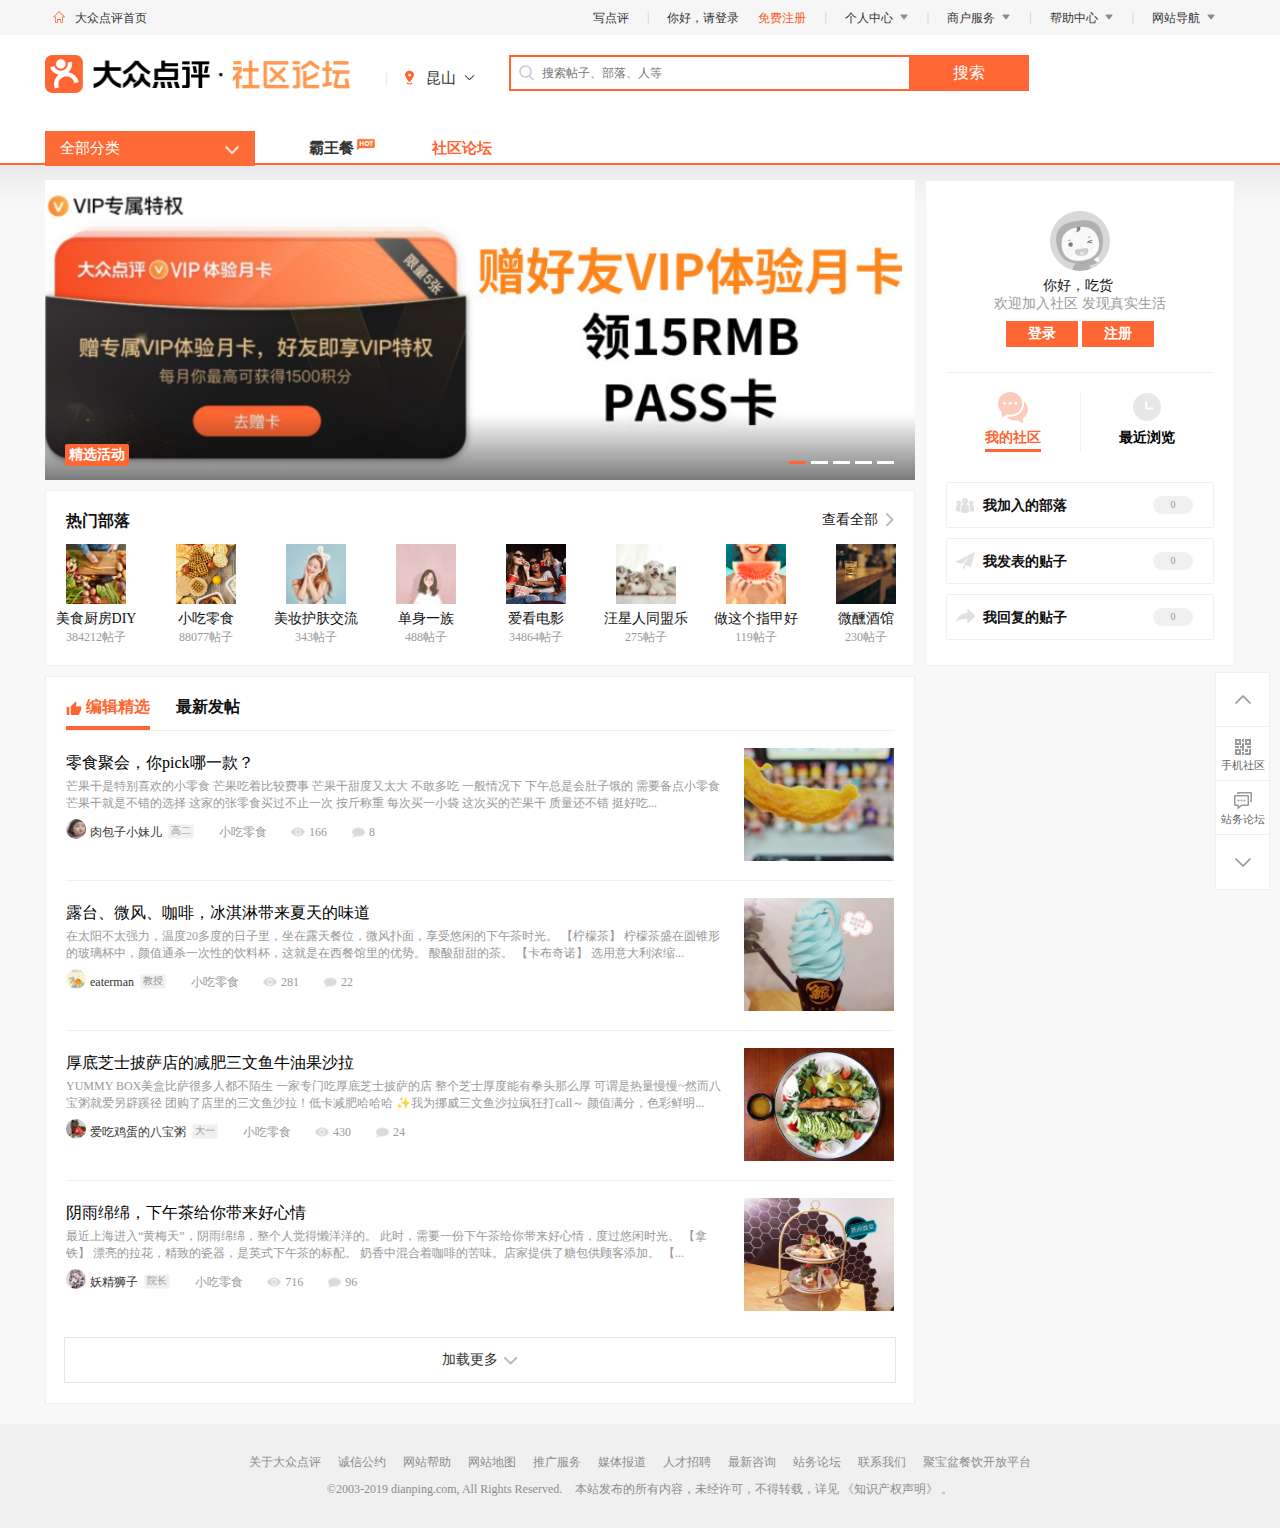
<file: sqlt.html>
<!DOCTYPE html>
<html lang="en">
<head>
	<meta charset="UTF-8">
	<title>本地社区论坛</title>
	<link rel="stylesheet" href="./css.css">
</head>
<body>
	<div class="top">
			<div class="t-one">
				<div class="t-one-1">
					<div class="t-one-logo">
						<a class="item" href="./index.html">
							<i class="icon-logo"></i>
							大众点评首页
						</a>
					</div>
					<div class="t-one-menu">
						<a class="write" href="">写点评</a>
						<span class="line">|</span>
						<span class="login">
							<a class="login1" href="">你好，请登录</a>
							<a class="login2" href="">免费注册</a>
						</span>
						<span class="line">|</span>
						<a class="item mycenter" href="">个人中心<i class="icon i-arrow"></i></a>
						<span class="line">|</span>
						<a class="item shopservice" href="">商户服务<i class="icon i-arrow"></i></a>
						<span class="line">|</span>
						<a class="item help" href="">帮助中心<i class="icon i-arrow"></i></a>
						<span class="line">|</span>
						<a class="item site" href="">网站导航<i class="icon i-arrow"></i></a>
					</div>
				</div>
			</div>
			<div class="t-two">
				<div class="t-two-1">
					<a class="logo logo-bw" title="大众点评网" href=""></a>
					<a class="city" href="">
						<span class="line-line">|</span>
						<span class="map"></span>
						<span>昆山</span>
						<i class="icon i-arrow"></i>
					</a>
					<div class="search">
						<div class="search-bar search-bw">
							<span class="search-container">
								<i class="i-search"></i>
								<span>
									<input id="J-search-input" class="J-search-input" x-webkit-speech="" x-webkit-grammar="builtin:translate" data-s-pattern="https://www.dianping.com/search/keyword/{0}/{1}_" data-s-epattern="https://www.dianping.com/kunshan/{0}" data-s-cateid="0" data-s-cityid="1" type="text" placeholder="搜索帖子、部落、人等" autocomplete="off">
								</span>
								<span class="search-bnt">
									<a class="search-btn">搜索</a>
								</span>
							</span>
						</div>
					</div>
				</div>
			</div>
			<div class="t-three">
				<div class="nav-header nav-header-bw">
					<div class="navbar">
					    <span class="all-item">
					    	全部分类
					    	<i class="primary-more"></i>
					    </span>
					    <a class="other-item" href="./bwc.html">霸王餐</a>
					    <i class="hot-icon"></i>
					    <a class="other-item highlight" href="">社区论坛</a>
					</div>
				</div>
				<div class="gradient"></div>
				<div class="cate-index">
					<div class="navwrap">
					    <div id="nav">
						</div>
					</div>
				</div>
			</div>
	</div>
	<div class="main">
			<div class="lt-right-main">
				<div class="lt-user-right">
					<a class="lt-avatar" href="">
						<img src="./images/未登录.png" alt="">
					</a>
					<div class="infos">
						<span class="username">你好，吃货</span>
						<p class="clock-info">欢迎加入社区 发现真实生活</p>
					</div>
					<div class="login-area">
						<a id="login" href="">登录</a>
						<a id="register" href="">注册</a>
					</div>
					<div class="tabs">
						<div id="my-community-btn" class="my-community-btn">
							<span>我的社区</span>
						</div>
						<div id="last-view-btn" class="last-view-btn">
							<span>最近浏览</span>
						</div>
						<span class="lt-line"></span>
					</div>
					<div id="my-community" class="my-community tab-item">
						<a class="my-group bghover">
							我加入的部落
							<span>0</span>
						</a>
						<a class="my-post bghover">
							我发表的贴子
							<span>0</span>
						</a>
						<a class="my-reply bghover">
							我回复的贴子
							<span>0</span>
						</a>
					</div>
				</div>
			</div>
			<div class="lt-left-main">
				<div class="lt-left-photo">
					<ul>
						<li>
							<a href="">
								<img src="./images/lt-photo1.png" alt="">
							</a>
							<div class="infos">
								<div class="bg"></div>
								<div class="title">
									<span class="label">精选活动</span>
									<span></span>
								</div>
							</div>
						</li>
					</ul>
					<div class="photo-dots">
						<span class="photo-dot-activity"></span><span class="photo-dot"></span><span class="photo-dot"></span><span class="photo-dot"></span><span class="photo-dot"></span>
					</div>
				</div>
				<div class="lt-left-hot">
					<div class="hot-group-title">
						热门部落
						<a class="color-hover" href="">查看全部</a>
					</div>
					<ul>
						<li>
					        <a class="color-hover" href="">
					        	<img class="thumb" src="./images/hot1.png" alt="">
					        	<div class="content">
					        		<h3>美食厨房DIY</h3>
					        		<p>384212帖子</p>
					        	</div>
					        </a>
						</li>
						<li>
					        <a class="color-hover" href="">
					        	<img class="thumb" src="./images/hot2.jpg" alt="">
					        	<div class="content">
					        		<h3>小吃零食</h3>
					        		<p>88077帖子</p>
					        	</div>
					        </a>
						</li>
						<li>
					        <a class="color-hover" href="">
					        	<img class="thumb" src="./images/hot3.png" alt="">
					        	<div class="content">
					        		<h3>美妆护肤交流</h3>
					        		<p>343帖子</p>
					        	</div>
					        </a>
						</li>
						<li>
					        <a class="color-hover" href="">
					        	<img class="thumb" src="./images/hot4.png" alt="">
					        	<div class="content">
					        		<h3>单身一族</h3>
					        		<p>488帖子</p>
					        	</div>
					        </a>
						</li>
						<li>
					        <a class="color-hover" href="">
					        	<img class="thumb" src="./images/hot5.jpg" alt="">
					        	<div class="content">
					        		<h3>爱看电影</h3>
					        		<p>34864帖子</p>
					        	</div>
					        </a>
						</li>
						<li>
					        <a class="color-hover" href="">
					        	<img class="thumb" src="./images/hot6.png" alt="">
					        	<div class="content">
					        		<h3>汪星人同盟乐</h3>
					        		<p>275帖子</p>
					        	</div>
					        </a>
						</li>
						<li>
					        <a class="color-hover" href="">
					        	<img class="thumb" src="./images/hot7.png" alt="">
					        	<div class="content">
					        		<h3>做这个指甲好</h3>
					        		<p>119帖子</p>
					        	</div>
					        </a>
						</li>
						<li>
					        <a class="color-hover" href="">
					        	<img class="thumb" src="./images/hot8.jpg" alt="">
					        	<div class="content">
					        		<h3>微醺酒馆</h3>
					        		<p>230帖子</p>
					        	</div>
					        </a>
						</li>
					</ul>
				</div>
				<div class="lt-left-post">
					<div class="lt-tabs">
						<div class="active">编辑精选</div>
						<div class="">最新发帖</div>
					</div>
					<div id="list-recomend" class="recomend lt-tab-item">
						<ul class="post-lists">
							<li class="bghover">
								<div class="post-infos">
									<h3>
										<a class="post-title" href="">零食聚会，你pick哪一款？</a>
									</h3>
									<p>
										<a href="">芒果干是特别喜欢的小零食 芒果吃着比较费事 芒果干甜度又太大 不敢多吃 一般情况下 下午总是会肚子饿的 需要备点小零食 芒果干就是不错的选择 这家的张零食买过不止一次 按斤称重 每次买一小袋 这次买的芒果干 质量还不错 挺好吃...</a>
									</p>
									<div class="lt-userinfo">
										<a href="">
											<img class="post-avatar" src="./images/热门头像1.png" alt="">
										</a>
										<a class="lt-username" href="">
											肉包子小妹儿
										</a>
										<span class="level">高二</span>
										<a class="lt-group" href="">小吃零食</a>
										<span class="lt-view" title="查看数">166</span>
										<span class="lt-comment" title="评论数">8</span>
									</div>
								</div>
								<a href="">
									<img class="lt-thumb" src="./images/hotpost1.png" alt="">
								</a>
							</li>
							<li class="bghover">
								<div class="post-infos">
									<h3>
										<a class="post-title" href="">露台、微风、咖啡，冰淇淋带来夏天的味道</a>
									</h3>
									<p>
										<a href="">在太阳不太强力，温度20多度的日子里，坐在露天餐位，微风扑面，享受悠闲的下午茶时光。 【柠檬茶】 柠檬茶盛在圆锥形的玻璃杯中，颜值通杀一次性的饮料杯，这就是在西餐馆里的优势。 酸酸甜甜的茶。 【卡布奇诺】 选用意大利浓缩...</a>
									</p>
									<div class="lt-userinfo">
										<a href="">
											<img class="post-avatar" src="./images/热门头像2.png" alt="">
										</a>
										<a class="lt-username" href="">
											eaterman
										</a>
										<span class="level">教授</span>
										<a class="lt-group" href="">小吃零食</a>
										<span class="lt-view" title="查看数">281</span>
										<span class="lt-comment" title="评论数">22</span>
									</div>
								</div>
								<a href="">
									<img class="lt-thumb" src="./images/hostpost2.gif" alt="">
								</a>
							</li>
							<li class="bghover">
								<div class="post-infos">
									<h3>
										<a class="post-title" href="">厚底芝士披萨店的减肥三文鱼牛油果沙拉</a>
									</h3>
									<p>
										<a href="">YUMMY BOX美盒比萨很多人都不陌生 一家专门吃厚底芝士披萨的店 整个芝士厚度能有拳头那么厚 可谓是热量慢慢~然而八宝粥就爱另辟蹊径 团购了店里的三文鱼沙拉！低卡减肥哈哈哈 ✨我为挪威三文鱼沙拉疯狂打call～ 颜值满分，色彩鲜明...</a>
									</p>
									<div class="lt-userinfo">
										<a href="">
											<img class="post-avatar" src="./images/热门头像3.png" alt="">
										</a>
										<a class="lt-username" href="">
											爱吃鸡蛋的八宝粥
										</a>
										<span class="level">大一</span>
										<a class="lt-group" href="">小吃零食</a>
										<span class="lt-view" title="查看数">430</span>
										<span class="lt-comment" title="评论数">24</span>
									</div>
								</div>
								<a href="">
									<img class="lt-thumb" src="./images/hostpost3.png" alt="">
								</a>
							</li>
							<li class="bghover">
								<div class="post-infos">
									<h3>
										<a class="post-title" href="">阴雨绵绵，下午茶给你带来好心情</a>
									</h3>
									<p>
										<a href="">最近上海进入“黄梅天”，阴雨绵绵，整个人觉得懒洋洋的。 此时，需要一份下午茶给你带来好心情，度过悠闲时光。 【拿铁】 漂亮的拉花，精致的瓷器，是英式下午茶的标配。 奶香中混合着咖啡的苦味。店家提供了糖包供顾客添加。 【...</a>
									</p>
									<div class="lt-userinfo">
										<a href="">
											<img class="post-avatar" src="./images/热门头像4.png" alt="">
										</a>
										<a class="lt-username" href="">
											妖精狮子
										</a>
										<span class="level">院长</span>
										<a class="lt-group" href="">小吃零食</a>
										<span class="lt-view" title="查看数">716</span>
										<span class="lt-comment" title="评论数">96</span>
									</div>
								</div>
								<a href="">
									<img class="lt-thumb" src="./images/hostpost4.gif" alt="">
								</a>
							</li>
						</ul>
						<a class="load-more bghover" href="">
							<span>加载更多</span>
						</a>
					</div>
				</div>
			</div>	
	</div>
	<div class="bw-foot">
		<div id="bw-footer" class="bw-footer">
			<p class="links">
				<a href="">关于大众点评</a>
				<a href="">诚信公约</a>
				<a href="">网站帮助</a>
				<a href="">网站地图</a>
				<a href="">推广服务</a>
				<a href="">媒体报道</a>
				<a href="">人才招聘</a>
				<a href="">最新咨询</a>
				<a href="">站务论坛</a>
				<a href="">联系我们</a>
				<a href="">聚宝盆餐饮开放平台</a>
			</p>
			<p class="rights">
				<span style="margin-right:10px;">©2003-2019 dianping.com, All Rights Reserved.</span>
				<span>
					本站发布的所有内容，未经许可，不得转载，详见
					<a class="G" href="">《知识产权声明》</a>
					。
				</span>
			</p>
		</div>
	</div>
	<div class="bw-tools">
		<div class="bw-tools-top" style="display: block;"></div>
		<div class="lt-tools-group"></div>
		<a class="s-depot" href=""></a>
		<div class="bw-tools-bottom"></div>
	</div>
</body>
</html>
</file>
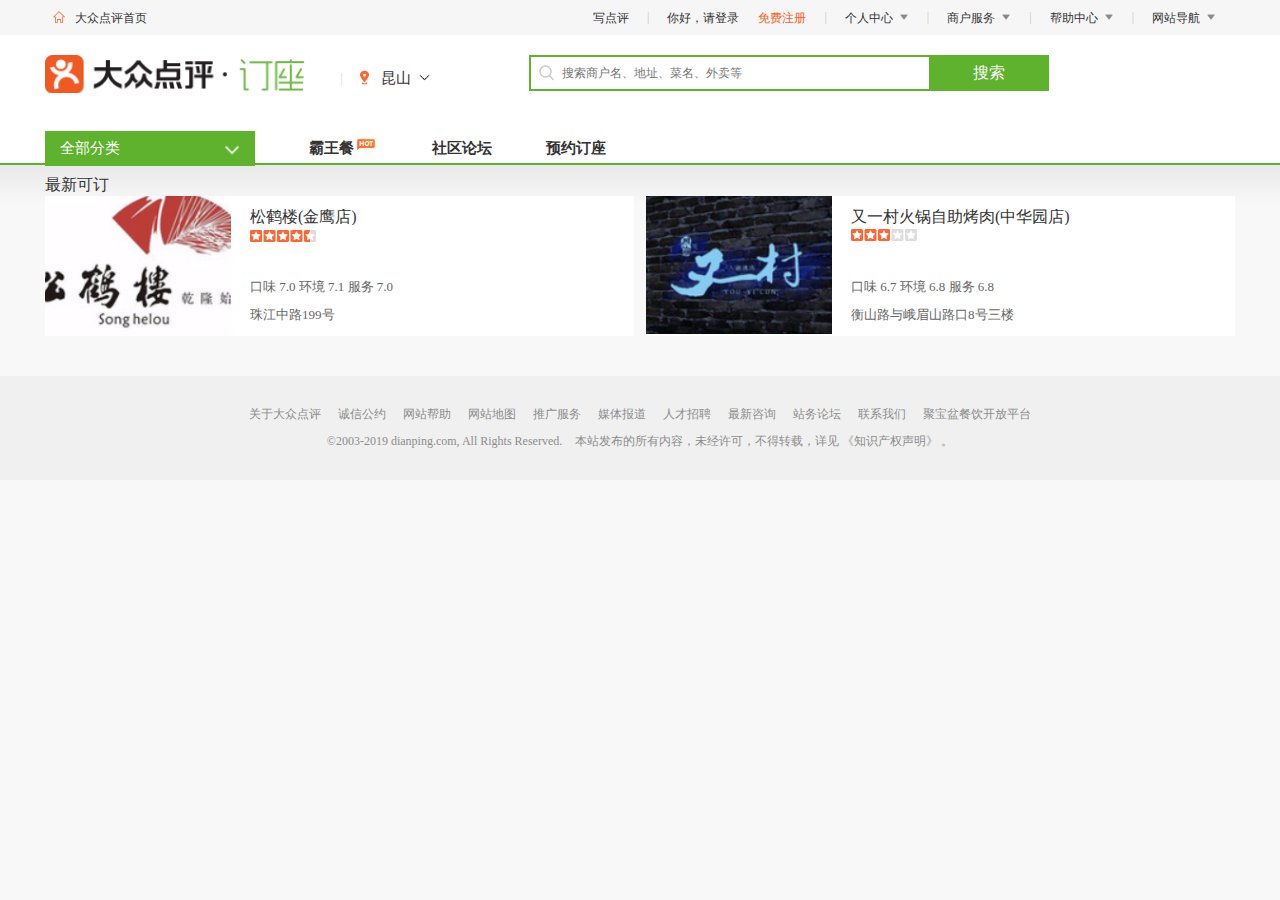
<file: yydz.html>
<!DOCTYPE html>
<html lang="en">
<head>
	<meta charset="UTF-8">
	<title>预约订座</title>
	<link rel="stylesheet" href="./css.css">
</head>
<body>
	<div class="top">
			<div class="t-one">
				<div class="t-one-1">
					<div class="t-one-logo">
						<a class="item" href="./index.html">
							<i class="icon-logo"></i>
							大众点评首页
						</a>
					</div>
					<div class="t-one-menu">
						<a class="write" href="">写点评</a>
						<span class="line">|</span>
						<span class="login">
							<a class="login1" href="">你好，请登录</a>
							<a class="login2" href="">免费注册</a>
						</span>
						<span class="line">|</span>
						<a class="item mycenter" href="">个人中心<i class="icon i-arrow"></i></a>
						<span class="line">|</span>
						<a class="item shopservice" href="">商户服务<i class="icon i-arrow"></i></a>
						<span class="line">|</span>
						<a class="item help" href="">帮助中心<i class="icon i-arrow"></i></a>
						<span class="line">|</span>
						<a class="item site" href="">网站导航<i class="icon i-arrow"></i></a>
					</div>
				</div>
			</div>
			<div class="t-two">
				<div class="t-two-1">
					<a class="logo logo-reserve" title="大众点评网" href=""></a>
					<a class="city" href="">
						<span class="line-line">|</span>
						<span class="map"></span>
						<span>昆山</span>
						<i class="icon i-arrow"></i>
					</a>
					<div class="search">
						<div class="search-bar search-yuyue">
							<span class="search-container">
								<i class="i-search"></i>
								<span>
									<input id="J-search-input" class="J-search-input" x-webkit-speech="" x-webkit-grammar="builtin:translate" data-s-pattern="https://www.dianping.com/search/keyword/{0}/{1}_" data-s-epattern="https://www.dianping.com/kunshan/{0}" data-s-cateid="0" data-s-cityid="1" type="text" placeholder="搜索商户名、地址、菜名、外卖等" autocomplete="off">
								</span>
								<span class="search-bnt">
									<a class="search-btn">搜索</a>
								</span>
							</span>
						</div>
					</div>
				</div>
			</div>
			<div class="t-three">
				<div class="nav-header nav-header-bw nav-header-yuyue">
					<div class="navbar">
					    <span class="all-item">
					    	全部分类
					    	<i class="primary-more"></i>
					    </span>
					    <a class="other-item " href="./bwc.html">霸王餐</a>
					    <i class="hot-icon"></i>
					    <a class="other-item" href="./sqlt.html">社区论坛</a>
					    <a class="other-item" href="./yydz.html">预约订座</a>
					</div>
				</div>
				<div class="gradient"></div>
				<div class="cate-index">
					<div class="navwrap">
					    <div id="nav">
						</div>
					</div>
				</div>
			</div>
	</div>
    <div class="h100">
    	<div class="yuyue-shop">
    		<div>
    			<div>
    				<div>
    					<div class="yuyue-lists ">
    						<div>
    							<div class="newlist">最新可订</div>
    							<div>
    								<div class="newlist-shop">
    									<div class="shoppic">
    										<a href="">
    											<img class="shopimg" src="./images/pl-shop1.png" alt="">
    										</a>
    									</div>
    									<div class="shoprec">
    										<div class="shoptitle">
    											<a href="">松鹤楼(金鹰店)</a>
    										</div>
    										<div class="shopwrap">
    											<div class="yuyue-wrap">
    												<span class="star star-45"></span>
    											</div>
    										</div>
    										<div class="shopevaluate">
    											<span class="shop-eva">
    												口味
    												7.0
    											</span>
    											<span class="shop-eva">
    												环境
    												7.1
    											</span>
    											<span class="shop-eva">
    												服务
    												7.0
    											</span>
    										</div>
    										<div class="shopaddress">珠江中路199号</div>
    									</div>
    								</div>
    								<div class="newlist-shop">
    									<div class="shoppic">
    										<a href="">
    											<img class="shopimg" src="./images/pl-shop2.png" alt="">
    										</a>
    									</div>
    									<div class="shoprec">
    										<div class="shoptitle">
    											<a href="">又一村火锅自助烤肉(中华园店)</a>
    										</div>
    										<div class="shopwrap">
    											<div class="yuyue-wrap">
    												<span class="star star-30"></span>
    											</div>
    										</div>
    										<div class="shopevaluate">
    											<span class="shop-eva">
    												口味
    												6.7
    											</span>
    											<span class="shop-eva">
    												环境
    												6.8
    											</span>
    											<span class="shop-eva">
    												服务
    												6.8
    											</span>
    										</div>
    										<div class="shopaddress">衡山路与峨眉山路口8号三楼</div>
    									</div>
    								</div>
    							</div>
    						</div>
    					</div>
    				</div>
    			</div>
    			<div></div>
    		</div>
    	</div>
    </div>
    <div class="bw-foot">
		<div id="bw-footer" class="bw-footer">
			<p class="links">
				<a href="">关于大众点评</a>
				<a href="">诚信公约</a>
				<a href="">网站帮助</a>
				<a href="">网站地图</a>
				<a href="">推广服务</a>
				<a href="">媒体报道</a>
				<a href="">人才招聘</a>
				<a href="">最新咨询</a>
				<a href="">站务论坛</a>
				<a href="">联系我们</a>
				<a href="">聚宝盆餐饮开放平台</a>
			</p>
			<p class="rights">
				<span style="margin-right:10px;">©2003-2019 dianping.com, All Rights Reserved.</span>
				<span>
					本站发布的所有内容，未经许可，不得转载，详见
					<a class="G" href="">《知识产权声明》</a>
					。
				</span>
			</p>
		</div>
	</div>
</body>
</html>
</file>
<file: css.css>
*{
	padding: 0;
	margin: 0;
	outline: 0;
}
body{
	background: #f8f8f8;
}
.t-one{
	width: 100%;
    min-width: 1190px;
    height: 35px;
    background-color: #f6f6f6;
    font-size: 12px;
}
.t-one-1{
	width: 1190px;
	height: 37px;
margin: 0 auto;
}
.t-one-menu{
	float: right;
	width: 660px;
}
.t-one-menu a{
	text-decoration: none;
	color: #333;
}
.fixed-card{
	width: 75px;
height: 70px;
background: url(./images/网购.png);
background-size: 75px auto;
position: fixed;
bottom: 100px;
cursor: pointer;
z-index: 999;
}
.write{
	float: left;
padding: 0 17px;
line-height: 17px;
cursor: pointer;
vertical-align: middle;
margin: 10px 0;
border-left: 1px solid #f6f6f6;
border-right: 1px solid #f6f6f6;
}
.line{
	float: left;
line-height: 35px;
color: #c7c7c7;
}
.login1{
	float: left;
padding: 0 17px;
line-height: 17px;
cursor: pointer;
vertical-align: middle;
margin: 10px 0;
border-left: 1px solid #f6f6f6;
border-right: 1px solid #f6f6f6;
}
.login .login2{
color: #f65d29;
float: left;
padding: 0 17px 0 0;
line-height: 17px;
cursor: pointer;
vertical-align: middle;
margin: 10px 0;
border-left: 1px solid #f6f6f6;
border-right: 1px solid #f6f6f6;
}
.item{
	float: left;
padding: 0 17px;
line-height: 17px;
cursor: pointer;
vertical-align: middle;
margin: 10px 0;
border-left: 1px solid #f6f6f6;
border-right: 1px solid #f6f6f6;
}
.t-one-menu .i-arrow{
	width: 10px;
    height: 10px;
    margin-left: 6px;
    background:url(./images/三角符.png) no-repeat;
    background-size: 10px 10px;
    display: inline-block;
}
.t-two{
	width: 100%;

min-width: 1190px;

padding: 20px 0 5px;

height: 68px;

background-color: #fff;

font-size: 12px;
}
.t-two-1{
	width: 1190px;

margin: 0 auto;

    margin-top: 0px;
    margin-right: auto;
    margin-bottom: 0px;
    margin-left: auto
}
.logo{
    background: url(./images/logo.png);
    background-image: url(./images/logo.png);
    float: left;
width: 165px;
height: 48px;
background-size: 165px auto;
}
.city{
	position: relative;
float: left;
height: 42px;
font-size: 15px;
line-height: 42px;
padding: 0 10px;
margin: 0 0 0 25px;
text-decoration: none;
z-index: 110;
cursor: pointer;
vertical-align: middle;
}
.city>line{
	position: absolute;
left: -10px;
color: #e1e1e1;
}
.map{
	background-image: url(./images/map1.png);
	width: 30px;
height: 35px;
vertical-align: middle;
background-size: 35px auto;
top: -1px;
display: inline-block;
}
.city span{
	display: inline-block;
max-width: 60px;
overflow: hidden;
text-overflow: ellipsis;
white-space: nowrap;
vertical-align: middle;
color: #333;
}
.city .line{
	color: #e1e1e1;
}
.city .icon{
	background-image: url(./images/map2.png);
	width: 15px;
height: 15px;
margin-left: 5px;
vertical-align: middle;
background-size: 11px auto;
top: 2px;
float: unset;
display: inline-block;
background-position: left center;
background-repeat: no-repeat;
}
.search-bar{
	position: relative;

float: left;

margin-left: 85px;
width: 651px;
height: 75px;
}
.search-container{
	position: relative;
	display: block;
overflow: hidden;
clear: both;
}
.i-search{
	display: inline-block;
width: 20px;
height: 20px;
background: url(./images/搜索.png);
background-color: rgba(0, 0, 0, 0);
background-position-x: 0%;
background-position-y: 0%;
background-repeat: no-repeat;
background-attachment: scroll;
background-image:url(./images/搜索.png);
background-size: auto;
background-origin: padding-box;
background-clip: border-box;
position: absolute;
left: 10px;
top: 10px;
}
.search-container span{
	float: left;
}
.search-container input{
	width: 380px;
height: 14px;
padding: 9px;
border: 2px solid #f63;
text-indent: 22px;
outline: 0;
box-sizing: content-box;
font: 12px/1.5 arial,sans-serif;
}
.search-bnt{
	display: inline-block;
position: relative;
left: -2px;
width: 249px;
float: left;
}
.search-btn{
	display: inline-block;
padding: 10px;
height: 16px;
line-height: 16px;
width: 100px;
background-color: #f63;
cursor: pointer;
text-align: center;
color: #fff;
font-size: 16px;
}
.hot-search{
	margin-top: 4px;
font-size: 12px;
margin-left: 5px;
width: 600px;
overflow: hidden;
white-space: nowrap;
text-overflow: ellipsis;
}
.hot-search-tips{
	color: #ccc;
}
.search-word{
	color: #999;
	padding-left: 15px;
	text-decoration: none;
}
.nav-header{
	width: 100%;
min-width: 1190px;
height: 35px;
background: #fff;
}
.navbar{
	height: 35px;
line-height: 35px;
margin: 0 auto;
width: 1190px;
}
.all-item{
	display: inline-block;
box-sizing: border-box;
width: 210px;
color: #fff;
background: #ff6b37;
padding-left: 15px;
font-size: 15px;
margin-left: 0;
}
.other-item{
	font-size: 15px;
margin-left: 50px;
font-weight: 700;
}
.t-three .nav-header .navbar a{
	text-decoration: none;
display: inline-block;
color: #333;
position: relative;
}
.navbar .hot-icon{
	left: -2px;
background-image:url(./images/hot.png);
background-repeat: no-repeat;
	display: inline-block;
	background-size: 20px auto;
	height: 15px;
width: 20px;
max-height: 15px;
max-width: 20px;
top: 0;
position: relative;
}
.gradient{
	position: absolute;
width: 100%;
min-width: 1190px;
height: 40px;
background: linear-gradient(#e9e9e9,#f8f8f8);
z-index: -1;
}
.cate-index{
	margin: 0 auto;
width: 1190px;
position: relative;
z-index: 109;
}
.cate-nav{
	background: #383131;
padding: 4px 0;
height: 512px;
width: 210px;
z-index: 109;
float: left;
}
.first-cate{
	position: relative; 
}
.first-item{
	padding-left: 15px;
height: 32px;
width: 195px;
line-height: 32px;
}
.span-con{
	display: inline-block;
width: 185px;
overflow: hidden;
white-space: nowrap;
content: '';
clear: both;
height: 32px;
line-height: 32px;
}
.index-title{
	font-size: 15px;
letter-spacing: 1px;
text-align: left;
float: left;
color: white;
text-decoration: none;
}
.index-item{
	padding-left: 10px;
font-size: 12px;
text-decoration: none;
float: left;
color: #ccc;
}
.first-cate-menu{
	list-style: none;
}
.pic-nav{
	width: 770px;
height: 300px;
overflow: hidden;
margin-left: 210px;
position: relative;
margin-top: 10px;
display: block;
}
.pic-nav-ul{
	position: absolute;
top: 0;
left: 0;
width: 770px;
height: 300px;
}
.pic-target{
	display: inline-block;
font-size: 0;
margin-bottom: 5px;
margin-left: 10px;
}
.pic-target img{
	width: 770px;
	height: 300px;
}
.cate-hot{
	background: #fff;
width: 760px;
height: 178px;
margin-top: 10px;
font-size: 0;
padding-top: 12px;
padding-bottom: 10px;
float: left;
margin-left: 10px;
}
.cate-hot-detail{
	text-align: center;
width: 50%;
display: table-cell;
border-right: 1px dashed #eee;
font-size: 0;
margin-left: 10px;
}
.hot-title{
	background-image:url(./images/图1.png);
	background-size: 22px;
	background-position:92px -1px;
	display: inline-block;
	font-size: 16px;
color: #333;
font-weight: 700;
border-bottom: 1px dashed #eee;
margin: 10px 26px 0;
padding-bottom: 21px;
background-repeat: no-repeat;
height: 19px;
line-height: 19px;
cursor: pointer;
width: 80%;
}
.hot-title-remen2{
	background-image:url(./images/图2.png);
}
.hot-title a{
	color: #333;
    display: inline-block;
    text-decoration: none;
}
.cate-hot-detail-item{
	font-size: 0;
text-align: left;
margin: 15px 0 0 26px;
}
.hot-item{
	margin-right: 10px !important;
	font-size: 12px;
    width: 72px;
height: 30px;
line-height: 30px;
text-align: left;
cursor: pointer;
display: inline-block;
max-width: 72px;
white-space: nowrap;
word-wrap: normal;
text-overflow: ellipsis;
overflow: hidden;
}
.cate-hot a{
	text-decoration: none;
	color: black;
}
.userinfo-vip{
	position: absolute;
	top: 0;
	right: 0;
	width: 160px;
	height: 510px;
	background: #fff;
	padding: 0 15px 0 15px;
}
.user-info-con{
	border-bottom: 1px dashed #eee;
height: 165px;
padding-top: 16px;
}
.mid{
	margin: 0 auto;
    margin-top: 0px;
    margin-right: auto;
    margin-bottom: 0px;
    margin-left: auto;
width: 1190px;
position: relative;
}
.userinfo{
	width: 160px;
background: #fff;
text-align: center;
}
.user-pic{
	width: 60px;
height: 60px;
margin: 0 auto;
cursor: pointer;
}
.user-link{
	display: inline-block;
width: 100%;
height: 100%;
}
.user{
	width: 100%;
height: 100%;
border-radius: 50%;
border: 1px solid #e1e1e1;
}
.hello-user{
	text-align: center;
color: #333;
margin-top: 7px;
font-size: 12px;
height: 14px;
line-height: 14px;
max-width: 180px;
white-space: nowrap;
}
.hi{
	vertical-align: middle;
max-width: 100%;
white-space: nowrap;
word-wrap: normal;
text-overflow: ellipsis;
overflow: hidden;
}
.hello{
	vertical-align: middle;
max-width: 100%;
white-space: nowrap;
word-wrap: normal;
text-overflow: ellipsis;
overflow: hidden;
}
.user-use{
	    text-align: center;
    margin: 4px auto 0;
    border-radius: 4px;
    font-size: 12px;
    color: #999;
    height: 14px;
    line-height: 14px;
}
.user-opt{
	text-align: center;
margin: 5px auto 16px;
}
.user-opt-nologin{
	height: 29px;
overflow: hidden;
}
.opt-btn-login{
	display: inline-block;
width: 76px;
height: 24px;
line-height: 24px;
cursor: pointer;
color: #fff;
background-color: #f63;
font-size: 12px;
margin-top: 5px;
text-decoration: none;
}
.opt-btn-regsiter{
	display: inline-block;
width: 76px;
height: 24px;
line-height: 24px;
cursor: pointer;
color: #fff;
background-color: #f63;
font-size: 12px;
margin-top: 5px;
text-decoration: none;
}
.vip-info{
	width: 160px;
background: #fff;
height: 154px;
border-bottom: 1px dashed #eee;
padding-top: 18px;
padding-bottom: 18px;
}
.vip-info-title{
	text-align: center;
margin-bottom: 18px;
font-size: 0;
height: 49px;
}
.info-title{
	display: inline-block;
color: #777;
font-size: 12px;
cursor: pointer;
width: 48px;
height: 47px;
}
.hotpost-title{
	margin-right: 8px;
}
.buluo-title{
	margin-right: 8px;
}
.post-pic{
	background-image: url(./images/my1.png);
	width: 22px;
height: 20px;
margin: 0 auto;
background-size: 22px;
background-position: -1px 0;width: 22px;
height: 20px;
margin: 0 auto;
background-size: 22px;
background-position: -1px 0;
}
.vip-info-con{
	padding-bottom: 5px;
margin-top: 9px;
display: inline-block;
}
.retie{
	color: #f63;
border-bottom: 2px solid #f63;
}
.vip-pic{
	background-image: url(./images/my2.png);
	width: 22px;
height: 20px;
background-size: 22px;
margin: 0 auto;
}
.buluo-pic{
	background-image: url(./images/my3.png);
	width: 22px;
height: 20px;
background-size: 22px;
margin: 0 auto;
}
.info-detail{
	font-size: 0;
}
.post-item{
	    color: #999;
    display: inline-block;
    margin: 0 auto 12px;
    font-size: 12px;
    height: 13px;
    line-height: 13px;
    max-width: 100%;
    white-space: nowrap;
    word-wrap: normal;
    text-overflow: ellipsis;
    overflow: hidden;
    cursor: pointer;
    text-decoration: none;
}
.index-headline{
	width: 160px;
background: #fff;
position: relative;
}
.qr-code{
	margin-top: 7px;
width: 100%;
height: 76px;
}
.qr-con{
	width: 76px;
height: 76px;
position: absolute;
left: -10px;
}
.qr-hui{
	margin-left: 66px;
padding-top: 10px;
}
.qr-img{
	width: 100%;
height: 100%;
}
.qr-hui-desc{
	font-size: 12px;
color: #999;
background-size: 17px;
height: 17px;
line-height: 18px;
padding-left: 21px;
margin-bottom: 8px;
background-repeat: no-repeat;
}
.desc-hui{
	background-image: url(./images/hui.png);
}
.desc-quan{
	background-image: url(./images/quan.png);
}
.cata-detail{
	margin: 0 auto;
width: 1190px;
}
.cata-part{
	margin-top: 29px;
width: 100%;
font-size: 0;
}
.cata-part-one{
	display: inline-block;
}
.cata-food-index{
	margin-right: 10px;
	width: 590px;
}
.cata-index{
	background: #fff;
display: inline-block;
font-size: 0;
}
.cata-title{
	height: 30px;
padding-left: 20px;
position: relative;
padding-right: 20px;
margin-top: 20px;
margin-bottom: 20px;
}
.cata-index-pic{
	width: 30px;
height: 30px;
background-repeat: no-repeat;
background-size: 30px;
display: inline-block;
position: absolute;
top: 0;
}
.title-pic-food{
	background-image: url(./images/美食.png);
}
.title-dec{
	display: inline-block;
max-width: 100%;
white-space: nowrap;
word-wrap: normal;
text-overflow: ellipsis;
overflow: hidden;
vertical-align: middle;
height: 30px;
line-height: 30px;
font-size: 20px;
margin-left: 40px;
}
.cata-tag{
	margin-left: 10px;
	display: inline-block;
max-width: 100%;
white-space: nowrap;
word-wrap: normal;
text-overflow: ellipsis;
overflow: hidden;
vertical-align: middle
}
.cata-tag a{
	display: inline-block;
}
.tag-item{
	display: inline-block;
margin-right: 10px;
color: #777;
font-size: 12px;
cursor: pointer;
border: 1px solid #e1e1e1;
height: 22px;
line-height: 20px;
box-sizing: border-box;
padding: 0 5px;
text-decoration: none;
}
.view-more{
	position: absolute;
right: 19px;
top: 9px;
color: #333;
font-size: 12px;
cursor: pointer;
height: 14px;
line-height: 14px;
display: inline-block;
width: 37px;
text-decoration: none;
}
.arrow-right{
	width: 6px;
height: 11px;
background-image:url(./images/右.png);
background-repeat: no-repeat;
background-size: 6px 11px;
display: inline-block;
position: absolute;
top: 1px;
right: 0;
}
.cata-con{padding: 0 10px 10px;}
.cata-shop-item{
	height: 190px;
padding: 0 10px;
display: inline-block;
position: relative;
margin-bottom: 10px;
}
.shop-item{
	display: block;
color: #333;
}
.shop-item-pic{
	position: relative;
}
.shop-img{
	width: 170px;
height: 96px;
display: block;
cursor: pointer;
}
.shop-img img{
	width: 100%;
height: 100%;
}
.shop-info{
	margin-top: 12px;
max-width: 170px;
white-space: nowrap;
word-wrap: normal;
text-overflow: ellipsis;
overflow: hidden;
}
.shop-name{
	max-width: 170px;
white-space: nowrap;
word-wrap: normal;
text-overflow: ellipsis;
overflow: hidden;
vertical-align: middle;
line-height: 18px;
display: inline-table;
cursor: pointer;
}
.name-desc{
	display: inline-block;
font-size: 16px;
color: #333;
max-width: 118px;
white-space: nowrap;
word-wrap: normal;
text-overflow: ellipsis;
overflow: hidden;
margin-right: 5px;
vertical-align: middle;
line-height: 19px;
padding-top: 1px;
}
.shop-tag{
	width: 16px;
height: 16px;
display: inline-block;
background-repeat: no-repeat;
max-width: 100%;
white-space: nowrap;
word-wrap: normal;
text-overflow: ellipsis;
overflow: hidden;
vertical-align: middle;
margin-right: 5px;
}
.shop-tag.book{
	background-image:url(./images/ding.png); 
	background-size: 16px;
}
.shop-tag.group{
	background-image:url(./images/tuan.png); 
	background-size: 16px;
}
.star-info{
	font-size: 11px;
color: #999;
margin-top: 6px;
line-height: 11px;
height: 12px;
}
.star-info .star{
	float: left;
}
.star{
	display: inline-block;
width: 66px;
height: 12px;
vertical-align: middle;
background:url(./images/星级.png)no-repeat;
background-color: rgba(0, 0, 0, 0);
background-repeat: no-repeat;
background-attachment: scroll;
background-image: url(./images/星级.png);
background-origin: padding-box;
background-clip: border-box;
background-size: 86px auto;
}
.star-50{
	background-position: 0 -15px;
}
.star-45{
	background-position: 0 -32px;
}
.star-40{
	background-position: 0 -49px;
}
.star-0{
	background-position: 0 -134px;
}
.star-35{
	background-position: 0 -66px;
}
.star-30{
	background-position: 0 -83px;
}
.comment{
	display: inline-block;
margin-left: 4px;
vertical-align: middle;
line-height: 13px;
white-space: nowrap;
word-wrap: normal;
text-overflow: ellipsis;
overflow: hidden;
height: 12px;
float: right;
}
.area-info{
	font-size: 11px;
color: #999;
margin-top: 7px;
height: 12px;
line-height: 12px;
}
.region-name{
	float: right;
}
.area-info span{
	display: inline-block;
line-height: 13px;
max-width: 50%;
white-space: nowrap;
word-wrap: normal;
text-overflow: ellipsis;
overflow: hidden;
}
.avg{
	font-size: 11px;
color: #999;
margin-top: 5px;
display: inline-block;
}
.bawang{
	background-image: url(./images/bawang.png);
	background-repeat: no-repeat;
width: 60px;
height: 20px;
position: absolute;
top: 0;
background-size: 60px 20px;
}
.cata-entertainment-index{
	width: 590px
}
.title-pic-ktv{
	background-image: url(./images/娱乐.png);
}
.cata-wedding-index{
	width: 100%;
}
.pure-pic-con{
	padding: 0 20px 20px !important;
font-size: 0;
}
.cata-pure-pic{
	display: inline-block;
}
.pic-one{
	width: 370px;
height: 436px;
margin-right: 20px;
}
.pic-two{
	width: 370px;
height: 436px;
margin-right: 20px;
}
.pic-three{
	margin-right: 0 !important;
}
.pure-pic{
	width: 370px;
height: 436px;
}
.pure-pic img{
	width: 100%;
height: 100%;
}
img{
	border: 0;
}
.gray-wed{
	background: -webkit-linear-gradient(-180deg,#b06767,#4f2929);
}
.cata-pic-gray{
	position: absolute;
width: 100%;
bottom: 0;
height: 50px;
opacity: .5;
}
.cata-pic-desc{
	font-size: 18px;
color: #fff;
position: absolute;
width: 100%;
bottom: 0;
height: 50px;
text-align: center;
line-height: 50px;
z-index: 2;
}
.pic-con{
	margin-bottom: 20px;
}
.title-pic-wed{
	background-image:url(./images/结婚.png);
}
.title-pic-beauty{
	background-image:url(./images/丽人.png);
}
.title-pic-child{
	background-image:url(./images/亲子.png);
}
.title-pic-house{
	background-image:url(./images/家装.png);
}
.cata-beauty-index{
	margin-right: 10px;
	width: 590px;
}
.cata-child-index{
	width: 590px;
}
.gray-house{
	background: linear-gradient(0deg,#213f5c 3%,#6b9edb);
}
.last-four-cata{
	position: relative;
margin: 30px auto 0;
width: 1190px;
background-color: #fff;
overflow: hidden;
}
.top-bar{
	height: 30px;
padding-left: 20px;
position: relative;
padding-right: 20px;
margin-top: 20px;
margin-bottom: 20px;
font-size: 0;
}
.title-img{
	width: 30px;
height: 30px;
background-repeat: no-repeat;
display: inline-block;
position: absolute;
top: 0;
}
.edu-logo{
	background-image: url(./images/学习.png);
}
.service-logo{
	background-image: url(./images/生活.png);
}
.scene-logo{
	background-image: url(./images/旅游.png);
}
.hotel-logo{
	background-image: url(./images/酒店.png);
}
.title-text{
	display: inline-block;
vertical-align: middle;
max-width: 100%;
white-space: nowrap;
word-wrap: normal;
text-overflow: ellipsis;
overflow: hidden;
height: 30px;
line-height: 30px;
font-size: 20px;
margin-left: 40px;
}
.operation{
	position: absolute;
right: 19px;
top: 9px;
font-size: 14px;
cursor: pointer;
width: 37px;
}
.all{
	font-size: 12px;
color: #333;
display: inline-block;
width: 100%;
position: relative;
text-decoration: none;
}
.detail-list{
	height: 210px;
font-size: 0;
}
.bottom-list{
	width: 100%;
margin: 0;
overflow: hidden;
}
.list-item{
	position: relative;
display: inline-block;
vertical-align: middle;
width: 170px;
height: 190px;
padding: 0 14px;
}
.item-x{
	display: block;
width: 100%;
height: 100%;
}
.shop-item-x-pic{
	width: 100%;
height: 96px;
display: block;
cursor: pointer;
position: relative;
}
.shop-item-x-pic img{
	width: 100%;
height: 100%;
}
.service-list{
	height: 238px;
font-size: 0;
}
.list-item-sh{
	display: inline-block;
vertical-align: middle;
width: 214px;
height: 214px;
margin: 0 0 0 20px;
}
.pic-desc{
	position: absolute;
width: 100%;
bottom: 0;
height: 50px;
text-align: center;
line-height: 50px;
font-size: 18px;
color: #fff;
max-width: 100%;
white-space: nowrap;
word-wrap: normal;
text-overflow: ellipsis;
overflow: hidden;
z-index: 2;
}
.pic-mark{
	position: absolute;
bottom: 0;
left: 0;
width: 100%;
height: 50px;
opacity: .5;
background: linear-gradient(0deg,#432f23 4%,#c69379 97%);
}
.scene-list{
	max-height: 548px;
font-size: 0;
}
.ul{
	list-style: none;
}
.list-item-lv{
	width: 370px;
height: 240px;
float: left;
margin: 0 0 34px 20px;
}
.item-lv{
	display: block;
width: 100%;
height: 100%;
}
.item-lv .shop-item-pic{
	width: 100%;
height: 208px;
display: block;
}
.shop-item-l-pic{
	width: 100%;
height: 208px;
display: block;
}
.shop-item-l-pic img{
	    width: 100%;
    height: 100%;
}
.scene-desc{
	width: 100%;
margin: 10px 0 0;
font-size: 16px;
color: #222;
text-align: left;
max-width: 100%;
white-space: nowrap;
word-wrap: normal;
text-overflow: ellipsis;
overflow: hidden;
}
.scene-desc a{
	width: 100%;
height: 100%;
color: #222;
max-width: 100%;
white-space: nowrap;
word-wrap: normal;
text-overflow: ellipsis;
overflow: hidden;
text-decoration: none;
}
.list-item-jd{
	position: relative;
display: inline-block;
vertical-align: middle;
width: 170px;
height: 190px;
padding: 0 14px;
}
.item-jd{
	display: block;
width: 100%;
height: 100%;
}
.item-jd .shop-item-pic{
	width: 100%;
height: 96px;
display: block;
cursor: pointer;
}
.item-jd img{
	width: 100%;
height: 100%;
}
.item-info{
	width: 100%;
margin: 12px 0 0;
}
.shop-name{
width: 100%;
max-width: 170px;
height: 18px;
line-height: 18px;
white-space: nowrap;
word-wrap: normal;
text-overflow: ellipsis;
overflow: hidden;
display: inline-table;
cursor: pointer;
}
.shop-info-jd .shop-name-desc{
	margin: 0 5px 0 0;
font-size: 16px;
color: #333;
white-space: nowrap;
word-wrap: normal;
text-overflow: ellipsis;
overflow: hidden;
height: 18px;
line-height: 18px;
text-decoration:none;
}
.item-info .shop-name-desc{
	max-width: 147px;
}
.item-info a{
	text-decoration: none;
}
.item-info span{
	display: inline-block;
vertical-align: middle;
}
.item-info .avg{
	font-size: 11px;
color: #999;
height: 12px;
margin-top: 5px;
display: inline-block;
}
.item-info .shop-info{
	margin: 0 5px 0 0;
font-size: 16px;
color: #333;
max-width: 124px;
white-space: nowrap;
word-wrap: normal;
text-overflow: ellipsis;
overflow: hidden;
height: 18px;
line-height: 18px;
}
.comment-info{
	width: 100%;
margin: 6px 0 0;
    margin-top: 6px;
    margin-right: 0px;
    margin-bottom: 0px;
    margin-left: 0px;
height: 12px;
line-height: 11px;
}
.shop-comment{
	font-size: 11px;
color: #999;
letter-spacing: 0;
max-width: 50%;
white-space: nowrap;
word-wrap: normal;
text-overflow: ellipsis;
overflow: hidden;
float: right;
}
.bot{
	width: 100%;
min-width: 1190px;
background: #f0f0f0;
font-size: 12px;
margin-top: 20px;
}
.index-footer{
	width: 1190px;
margin: 0 auto;
padding: 30px 0;
}
.footer-links{
	padding: 20px 0 15px 15px;
border-bottom: 1px solid #e3e3e3;
color: #777;
}
.bot .clearfix{
	content: "";
display: block;
overflow: hidden;
clear: both;
}
.footer-declare{
	margin-top: 20px;
text-align: center;
}
.links-item{
	width: 27%;
	float: left;
}
.link-title{
	font-size: 15px;
line-height: 20px;
font-weight: 700;
}
.link-panel{
	margin-top: 10px;
}
.index-footer ul{
	list-style: none;
}
.links-item:last-child{
	width: auto;
}
.link-li{
	line-height: 25px;
}
.link-li a{
	color: #777;
	text-decoration: none;
}
.qrcode-img{
	float: left;
margin-right: 40px;
text-align: center;
}
.qrcode-img p{
	color: #777;
	text-decoration: none;
}
.app-qrcode{
	display: inline-block;
height: 100px;
width: 100px;
background:url(./images/qrcode.png)no-repeat;
background-color: rgba(0, 0, 0, 0);
background-position-x: 0%;
background-position-y: 0%;
background-repeat: no-repeat;
background-attachment: scroll;
background-image: url(./images/qrcode.png);
background-origin: padding-box;
background-clip: border-box;
background-size: 100px auto;
}
.company-desc{
	height: 25px;
line-height: 25px;
color: #999;
}
.all-right{
	display: inline-block;
padding: 0 5px;
}
.company-desc a{
	color: #999;
	text-decoration: none;
}
.footer-declare .certify{
	margin-top: 10px;
}
.footer-declare .certify a{
	line-height: 35px;
height: 35px;
display: inline-block;
}
.certify-img{
	height: 35px;
display: inline-block;
background-size: auto 35px;
background-repeat: no-repeat;
}
.wgxxjb{
	width: 95px;
	background:url(./images/foot1.png)no-repeat;
	background-color: rgba(0, 0, 0, 0);
background-position-x: 0%;
background-position-y: 0%;
background-attachment: scroll;
background-image: url(./images/foot1.png);
background-origin: padding-box;
background-clip: border-box;
}
.yhxxjb{
	width: 72px;

	background-color: rgba(0, 0, 0, 0);
background-position-x: 0%;
background-position-y: 0%;
background-attachment: scroll;
background-image: url(./images/foot2.jpg);
background-origin: padding-box;
background-clip: border-box;
}
.shzx{
	width: 88px;
	background-color: rgba(0, 0, 0, 0);
background-position-x: 0%;
background-position-y: 0%;
background-attachment: scroll;
background-image: url(./images/foot3.png);
background-origin: padding-box;
background-clip: border-box;
}
.gongshang{
	width: 36px;
	background-color: rgba(0, 0, 0, 0);
background-position-x: 0%;
background-position-y: 0%;
background-attachment: scroll;
background-image: url(./images/foot4.jpg);
background-origin: padding-box;
background-clip: border-box;
}
.kxwz{
	width: 97px;
	background-color: rgba(0, 0, 0, 0);
background-position-x: 0%;
background-position-y: 0%;
background-attachment: scroll;
background-image: url(./images/foot5.png);
background-origin: padding-box;
background-clip: border-box;
}
.renzheng{
	width: 40px;
	background-color: rgba(0, 0, 0, 0);
background-position-x: 0%;
background-position-y: 0%;
background-attachment: scroll;
background-image: url(./images/foot6.png);
background-origin: padding-box;
background-clip: border-box;
}
.cxwz{
	width: 100px;
	background-color: rgba(0, 0, 0, 0);
background-position-x: 0%;
background-position-y: 0%;
background-attachment: scroll;
background-image: url(./images/foot7.png);
background-origin: padding-box;
background-clip: border-box;
}
.police{
	width: 87px;
	background-color: rgba(0, 0, 0, 0);
background-position-x: 0%;
background-position-y: 0%;
background-attachment: scroll;
background-image: url(./images/foot8.png);
background-origin: padding-box;
background-clip: border-box;
}
.xfwq{
	width: 150px;
	background-color: rgba(0, 0, 0, 0);
background-position-x: 0%;
background-position-y: 0%;
background-attachment: scroll;
background-image: url(./images/foot9.png);
background-origin: padding-box;
background-clip: border-box;
}
.wlwh{
	width: 93px;
	background-color: rgba(0, 0, 0, 0);
background-position-x: 0%;
background-position-y: 0%;
background-attachment: scroll;
background-image: url(./images/foot10.jpg);
background-origin: padding-box;
background-clip: border-box;
}
.navbar a.other-item:hover{
	color: #f63;
}











/*大众点评·霸王餐页面*/
.t-one-logo{
	float: left;
}
.icon-logo{
	background:url(./images/主页.png)no-repeat;
	background-color: rgba(0, 0, 0, 0);
background-position-x: 0%;
background-position-y: 0%;
background-repeat: no-repeat;
background-attachment: scroll;
background-origin: padding-box;
background-clip: border-box;
	display: inline-block;
width: 16px;
height: 16px;
vertical-align: middle;
padding-right: 5px;
position: relative;
top: -2px;
background-size: 16px auto;
}
.t-one-logo a.item{
	padding-left: 5px;
	text-decoration: none;
color: #333;
}
.logo-event{
	background:url(./images/event-logo.png);
	width: 260px;
height: 38px;
background-size: 260px auto;
}
.logo-bw{
	background:url(./images/group-logo.png)no-repeat;
width: 305px;
height: 38px;
background-size: 305px auto;
}
.city .line-line{
	height: 42px;
	color: #e1e1e1;
}
.t-three .nav-header .navbar .highlight{
	color: #f63;
}
.search-bw{
	margin-left: 20px;
}
.primary-more{
	display: inline-block;
width: 16px;
height: 16px;
background: url(./images/下.png)no-repeat;
	background-size: 16px auto;
position: relative;
left: 100px;
top: 5px;
}
.nav-header-bw{
	border-bottom: 2px solid #f63;
}
.main{
	width: 1190px;
margin: 15px auto 0;
}
.right-main{
	width: 295px;
float: right;
box-sizing: border-box;
}
.left-main{
	width: 895px;
padding-right: 25px;
box-sizing: border-box;
}
.user-right{
	box-sizing: border-box;
margin-bottom: 40px;
background-color: #fff;
padding: 20px 15px 20px 17px;
height: 350px;
position: relative;
}
.news-right{
	padding: 0 12.5px 12.5px;
height: 309px;
box-sizing: border-box;
margin-bottom: 40px;
background-color: #fff;
}
.avatar{
	display: block;
width: 58px;
height: 58px;
margin: 4px auto 9px;
pointer-events: none;
}
.unlogin-infos{
	text-align: center;
}
.leader{
	color: #ff8244;
display: block;
text-align: center;
margin-top: 17px;
}
.avatar img{
	width: 100%;
height: 100%;
border-radius: 30px;
background-size: 60px;
background-repeat: no-repeat;
background-color: #e6e6e6;
background-position: 50%;
}
.l1{
	font-size: 12px;
color: #757575
}
.l2{
	font-size: 16px;
color: #000;
height: 20px;
line-height: 20px;
}
.l3{
	width: 80px;
height: 25px;
line-height: 25px;
border-radius: 2px;
background-color: #f63;
color: #fff;
font-size: 14px;
display: inline-block;
margin-top: 12px;
text-decoration: none;
}
.l4{
	font-size: 12px;
color: #757575;
margin-top: 38px;
}
.l4 a{
	color: #49a8f1;
	text-decoration: none;
}
.l5{
	font-size: 11px;
color: #000;
margin-top: 2px;
}
.l6{
	margin-top: 10px;
}
.l6 a{
	background-image: url(./images/第三方.png);
	width: 33px;
display: inline-block;
height: 33px;
background-size: auto 33px;
background-repeat: no-repeat;
margin-right: 7px;
}
.qq-icon{
	background-position: 0 0;
}
.wechat-icon{
	background-position: -44px 0;
}
.weibo-icon{
	background-position: -88px 0;
margin-right: 0;
}
.leader{
	color: #ff8244;
display: block;
text-align: center;
margin-top: 17px;
}
.leader span{
	transform: scale(.91666);
display: inline-block;
font-size: 12px;
white-space: nowrap;
position: relative;
bottom: 0;
line-height: 20px;
margin-left: 27px;
}
.leader span::before{
	left: -30px;
bottom: -1px;
position: absolute;
content: "";
width: 25px;
background-image: url(./images/leader.png); 
height: 25px;
background-size: 26px auto;
background-repeat: no-repeat;
background-position: 0; 
}
.leader span::after{
	content: "";
width: 100%;
display: block;
border-bottom: 1px solid #ff8244;
position: absolute;
bottom: 0;
}
.news-list li a{
	text-decoration: none;
	color: #333;
}
.news-list li{
	height: 40px;
	margin-top: 10px;
	list-style: none;
}
.news-list li img{
	width: 40px;
height: 40px;
float: left;
display: block;
border-radius: 20px;
overflow: hidden;
}
.news-list li .infos{
	margin-left: 47px;
line-height: 15px;
font-size: 12px;
color: #444;
padding-top: 5px;
}
.strong{
	color: #f63;
}
.right-title{
	font-size: 14px;
color: #a1a1a1;
padding-top: 12.5px;
line-height: 15px;
height: 35.5px;
box-sizing: border-box;
border-bottom: 1px solid #cecece;
position: relative;
z-index: 2;
background-color: #fff;
}
.left-main{
	width: 895px;
padding-right: 25px;
box-sizing: border-box;
}
.top-left{
	height: 350px;
margin-bottom: 40px;
border: none;
overflow: hidden;
white-space: nowrap;
position: relative;
}
.bottom-left{
	overflow-x: hidden;
}
.top-left a{
	cursor: default;
}
.top-left img{
	width: 100%;
	height: 100%;
}
.top-left ul li a{
	position: absolute;
top: 0;
right: 0;
left: 0;
bottom: 0;
}
.daohang-2{
	z-index: 2;
top: 0;
background-color: #f6f6f6;
overflow: hidden;
width: 871px;
}
.container-title{
	font-size: 0;
width: 890px;
white-space: nowrap;
border-bottom: .5px solid #cecece;
}
.container-title div{
min-width: 79px;
font-size: 14px;
color: #141414;
text-align: center;
display: inline-block;
line-height: 40px;
height: 33px;
border-bottom: 4.5px solid transparent;
cursor: pointer;
}
.daohang-1-tabs .quanbu{
	color: #f63;
	border-bottom: 4.5px solid #f63;
}
.daohang-2-tabs{
	color: #6d6d6d;
line-height: 57px;
height: 60px;
text-align: right;
font-size: 0;
}
.daohang-2-tabs div{
	font-size: 14px;
display: inline-block;
padding: 0 9.5px 0 9px;
position: relative;
cursor: pointer;
}
.daohang-2-tabs div:not(:last-child)::after{
	height: 12px;
content: "";
background: #6d6d6d;
width: 1px;
display: inline-block;
position: absolute;
right: 0;
top: 22px;
}
.daohang-2-tabs div:last-child{
padding-right: 0;
}
.activity-lists{
	font-size: 0;
width: 890px;
min-height: 280px;
}
.activity-lists li{
	font-size: 16px;
width: 280px;
height: 310px;
display: inline-block;
margin-right: 15px;
margin-bottom: 15px;
background: #fff;
vertical-align: top;
}
.img-bw{
	position: relative;
}
.infos-bw{
	box-sizing: border-box;
padding: 8px 10px 10px 11px;
}
.activity-lists img{
	height: 210px;
display: block;
width: 100%;
}
.tips-bw{
	text-align: center;
width: 105px;
height: 35px;
line-height: 35px;
background-color: #f63;
color: #fff;
position: absolute;
left: 0;
top: 0;
opacity: .9;
}
.infos-bw h4{
	font-size: 16px;
line-height: 23px;
color: #141414;
box-sizing: border-box;
overflow: hidden;
text-overflow: ellipsis;
height: 48px;
display: -webkit-box;
-webkit-box-orient: vertical;
font-weight: normal;
}
.add{
	margin-top: 8px;
}
.addr{
	font-size: 15px;
font-weight: 500;
color: #ababab;
}
.guanzhu{
	font-size: 15px;
float: right;
font-weight: 400;
color: #f63;
position: relative;
top: 4px;
left: -2px;
}
.activity-lists li a{
	text-decoration: none;
}
.bw-foot{
	width: 100%;
min-width: 1190px;
background: #f0f0f0;
font-size: 12px;
margin-top: 20px;
}
.bw-footer{
	width: 1190px;
margin: 10px auto 0;
padding: 30px 0;
}
.links{
	color: #ebebeb;
margin-bottom: 10px;
text-align: center;
font-size: 12px;
}
.rights{
	text-align: center;
font-size: 12px;
color: #8c8c8c;
}
.links a{
	margin: 0 7px;
	color: #8c8c8c;
	text-decoration: none;
}
.rights a{
	color: #8c8c8c;
	text-decoration: none;
}
.bw-tools{
	position: fixed;
right: 10px;
bottom: 10px;
width: 55px;
box-sizing: border-box;
background-color: #fff;
border: 1px solid #f0f0f0;
z-index: 3;
}
.bw-tools-top{
	background-size: 21px auto;
	background-image: url(./images/上.png);
	background-position: 50%;
background-repeat: no-repeat;
}
.bw-tools>div{
	box-sizing: border-box;
height: 54px;
display: block;
cursor: pointer;
border-bottom: 1px solid #f0f0f0;
}
.bw-tools .bw-tools-bottom{
	background-size: 21px auto;
	background-image: url(./images/bw-下.png);
	background-position: 50%;
background-repeat: no-repeat;
border-bottom: none;
}
.bw-tools-group{
	background-size: 21px auto;
background-image:url(./images/bw-二维码.png);
background-repeat: no-repeat;
background-position: center 9px;
}
.bw-tools-group::after{
	content: "\5B98\65B9\5FAE\4FE1";
display: block;
padding-top: 31px;
text-align: center;
font-size: 11px;
color: #666;
}














/*论坛*/
.lt-right-main{
	width: 310px;
float: right;
box-sizing: border-box;
}
.lt-left-main{
	width: 880px;
padding-right: 10px;
box-sizing: border-box;
}
.lt-user-right{
	border: 1px solid #f0f0f0;
box-sizing: border-box;
margin-bottom: 10px;
background-color: #fff;
padding: 20px;
height: 486px;
position: relative;
}
.lt-avatar{
	display: block;
width: 60px;
height: 60px;
margin: 10px auto 6px;
pointer-events: none;
}
.lt-avatar img{
	width: 100%;
height: 100%;
border-radius: 30px;
background-size: 60px;
background-repeat: no-repeat;
background-color: #e6e6e6;
background-position: 50%;
background-image: none;
}
.lt-user-right .infos{
	text-align: center;
font-size: 0;
}
.lt-user-right .infos .username{
	font-size: 14px;
color: #111;
margin-right: 4px;
max-width: 160px;
overflow: hidden;
white-space: normal;
text-overflow: ellipsis;
}
.lt-user-right .clock-info{
	padding-bottom: 8px;
	text-align: center;
font-size: 14px;
color: #999;
}
.lt-user-right .login-area{
	height: 26px;
text-align: center;
margin-bottom: 25px;
}
.lt-user-right .login-area a{
    display: inline-block;
height: 26px;
line-height: 26px;
background-color: #f63;
border-radius: 1px;
width: 72px;
font-weight: 700;
font-size: 14px;
color: #fff;
text-decoration: none;
}
.tabs{
	border-top: 1px solid #f0f0f0;
padding-top: 16px;
height: 100px;
box-sizing: border-box;
position: relative;
font-size: 0;
}
.tabs div{
	cursor: pointer;
font-weight: 700;
display: inline-block;
width: 50%;
font-size: 0;
text-align: center;
background-repeat: no-repeat;
background-position: top;
background-size: auto 36px;
padding-top: 40px;
}
.my-community-btn{
	background-image: url(./images/lt-1.png);
}
.last-view-btn{
	background-image: url(./images/lt-3.png);
}
.tabs .my-community-btn span{
	color: #f63;
border-bottom: 3px solid #f63;
}
.tabs div span{
	font-size: 14px;
padding-bottom: 4px;
border-bottom: 3px solid transparent;
}
.lt-line{
	position: absolute;
display: block;
width: 1px;
height: 59px;
background-color: #f0f0f0;
left: 50%;
top: 20px;
}
.my-community a{
	display: block;
height: 46px;
line-height: 46px;
box-sizing: border-box;
border: 1px solid #f0f0f0;
border-radius: 2px;
font-weight: 700;
font-size: 14px;
color: #111;
position: relative;
margin-top: 10px;
background-repeat: no-repeat;
background-size: 24px auto;
background-position: 6px;
padding-left: 36px;
}
.my-group{
	background-image: url(./images/lt1.png);
}
.my-post{
	background-image: url(./images/lt2.png);
}
.my-reply{
	background-image: url(./images/lt3.png);
}
.my-community a span{
	text-align: center;
position: absolute;
display: inline-block;
height: 18px;
line-height: 18px;
color: #999;
vertical-align: middle;
background-color: #f0f0f0;
width: 40px;
border-radius: 20px;
top: 50%;
margin-top: -9px;
right: 20px;
font-size: 10px;
font-weight: 400;
}
.lt-left-photo{
	height: 300px;
margin-bottom: 10px;
border: none;
overflow: hidden;
white-space: nowrap;
position: relative;
}
.lt-left-hot{
	height: 176px;
margin-bottom: 10px;
background-color: #fff;
border: 1px solid #f0f0f0;
box-sizing: border-box;
}
.lt-left-post{
	margin-bottom: 10px;
background-color: #fff;
border: 1px solid #f0f0f0;
box-sizing: border-box;
}
.lt-left-photo ul{
	width: 4350px;
left: 0px;
position: absolute;
list-style: none;
}
.photo-dots{
	position: absolute;
right: 9px;
bottom: 0;
padding: 12px;
}
.lt-left-photo ul li{
	width: 870px;
height: 300px;
position: relative;
overflow: hidden;
background-size: 196px;
}
.lt-left-photo ul li a{
	color: #333;
	text-decoration: none;
}
.lt-left-photo ul li img{
	position: absolute;
width: 870px;
height: 300px;
left: 50%;
top: 50%;
transform: translate(-50%,-50%);
}
.lt-left-photo ul li .infos{
	pointer-events: none;
width: 100%;
position: absolute;
bottom: 0;
height: 66px;
}
.bg{
	opacity: .52;
background-image: linear-gradient(-180deg,transparent,#000);
width: 100%;
height: 100%;
position: absolute;
}
.lt-left-photo ul li .infos .title{
	position: absolute;
bottom: 14px;
left: 20px;
font-size: 16px;
color: #fff;
font-weight: 700;
}
.lt-left-photo ul li .infos .label{
	display: inline-block;
font-size: 14px;
color: #fff;
line-height: 22px;
background-color: #f63;
padding: 0 4px;
border-radius: 2px;
margin-right: 6px;
}
.photo-dot{
	width: 17px;
height: 3px;
display: inline-block;
background: #fff;
margin-left: 5px;
cursor: pointer;
}
.photo-dot-activity{
	background: #f63;
	margin-left: 5px;
cursor: pointer;
width: 17px;
height: 3px;
display: inline-block;
}
.hot-group-title{
	margin-bottom: 12px;
position: relative;
font-weight: 700;
font-size: 16px;
color: #111;
padding: 20px 20px 0;
}
.hot-group-title a{
	float: right;
font-size: 14px;
color: #111;
letter-spacing: 0;
position: relative;
display: block;
font-weight: 400;
background-image: url(./images/lt-右.png);
background-size: 9px auto;
background-repeat: no-repeat;
background-position: 100%;
padding-right: 16px;
text-decoration: none;
}
.lt-left-hot ul{
	padding: 0 0 20px 20px;
font-size: 0;
list-style: none;
}
.lt-left-hot li{
	clear: none;
display: inline-block;
width: 60px;
margin-right: 50px;
margin-bottom: 0;
}
.lt-left-hot li a{
	color: #333;
	text-decoration: none;
}
.thumb{
	display: block;
width: 60px;
height: 60px;
background-size: 60px;
background-repeat: no-repeat;
background-color: #e6e6e6;
background-position: 50%;
}
.content{
	text-align: center;
width: 100px;
margin-left: -20px;
margin-top: 5px;
white-space: nowrap;
}
.content h3{
	display: inline-block;
overflow: hidden;
font-size: 14px;
color: #111;
max-width: 6em;
height: 20px;
line-height: 20px;
font-weight: 400;
}
.content p{
	text-overflow: ellipsis;
overflow: hidden;
font-size: 12px;
color: #999;
letter-spacing: 0;
height: 17px;
line-height: 17px;
}
.lt-left-hot li:last-child{
	margin-right: 0;
}
.lt-tabs{
	font-weight: 700;
font-size: 16px;
color: #111;
padding: 20px 20px 0;
}
.lt-tabs .active{
	background-image: url(./images/精选.png);
	background-repeat: no-repeat;
	font-weight: 700;
font-size: 16px;
color: #f63;
border-bottom: 4px solid #f63;
background-size: 16px auto;
background-position: 0 4px;
padding-left: 20px;
}
.lt-tabs div{
	cursor: pointer;
display: inline-block;
margin-right: 22px;
padding-bottom: 8px;
border-bottom: 4px solid transparent;
}
.post-lists{
	list-style: none;
}
.post-lists li{
	position: relative;
padding-top: 17px;
min-height: 150px;
box-sizing: border-box;
padding-left: 20px;
padding-right: 20px;
cursor: pointer;
}
.post-lists li::before{
	display: block;
border-top: 1px solid #f0f0f0;
position: relative;
top: -17px;
content: "";
}
.post-infos{
	width: 662px;
}
.post-infos h3{
	white-space: nowrap;
overflow: hidden;
text-overflow: ellipsis;
line-height: 30px;
font-size: 16px;
color: #111;
font-weight: 400;
}
.post-infos h3 a.post-title{
	color: #000;
font-size: 16px;
text-decoration: none;
}
.post-infos p{
	font-size: 12px;
color: #999;
}
.post-infos p>a{
	font-size: 12px;
color: #999;
text-decoration: none;
}
.lt-userinfo{
	margin-top: 7px;
height: 20px;
line-height: 20px;
}
.lt-userinfo a{
	display: inline-block;
vertical-align: middle;
color: #333;
}
.post-avatar{
	height: 20px;
border-radius: 20px;
overflow: hidden;
display: inline-block;
}
.lt-username{
	font-size: 12px;
color: #111;
text-decoration: none;
}
.level{
	height: 17px;
line-height: 17px;
padding: 0 3px;
font-size: 12px;
color: #999;
background: #f0f0f0;
transform: scale(.83333333);
}
.lt-userinfo span{
	display: inline-block;
vertical-align: middle;
}
.lt-userinfo .lt-group{
	margin-left: 19px;
font-size: 12px;
color: #999;
text-decoration: none;
}
.lt-view{
	background-image: url(./images/查看.png);
	background-size: 16px auto;
background-repeat: no-repeat;
background-position: 0;
padding-left: 19px;
margin-left: 19px;
font-size: 12px;
color: #999;
}
.lt-comment{
	background-image: url(./images/评论.png);
	background-size: 16px auto;
background-repeat: no-repeat;
background-position: 0;
padding-left: 19px;
margin-left: 19px;
font-size: 12px;
color: #999;
}
.post-lists li>a{
	height: 113px;
width: 150px;
position: absolute;
right: 20px;
top: 18px;
display: block;
overflow: hidden;
background-size: 60px;
background-repeat: no-repeat;
background-color: #e6e6e6;
background-position: 50%;
}
.lt-thumb{
	width: 100%;
height: 100%;
}
.load-more{
	display: block;
border: 1px solid #e7e7e7;
font-size: 14px;
color: #333;
text-align: center;
line-height: 44px;
height: 44px;
width: 830px;
margin: 7px auto 20px;
text-decoration: none;
}
.load-more span{
	background-image: url(./images/lt-下.png);
	background-position: 100%;
background-repeat: no-repeat;
background-size: 16px auto;
display: inline-block;
padding-right: 21px;
}
.s-depot{
	background-size: 21px auto;
position: relative;
background-image: url(./images/论坛.png);
background-repeat: no-repeat;
background-position: center 9px;
}
.bw-tools>a{
	box-sizing: border-box;
height: 54px;
display: block;
cursor: pointer;
border-bottom: 1px solid #f0f0f0;
text-decoration: none;
}
.s-depot::after{
	content: "\7AD9\52A1\8BBA\575B";
display: block;
padding-top: 31px;
text-align: center;
font-size: 11px;
color: #666;
cursor: pointer;
}
.lt-tools-group{
	background-size: 21px auto;
background-image:url(./images/bw-二维码.png);
background-repeat: no-repeat;
background-position: center 9px;
}
.lt-tools-group::after{
	content: "\624B\673A\793E\533A";
display: block;
padding-top: 31px;
text-align: center;
font-size: 11px;
color: #666;
cursor: pointer;
}



















/*预约订座*/
.logo-reserve{
	background:url(./images/yuyue-logo.png);
	width: 260px;
height: 38px;
background-size: 260px auto;
}
.search-yuyue input{
	border: 2px solid #5eb22d;
}
.search-yuyue .search-btn{
	background-color: #5eb22d;
}
.nav-header-yuyue .all-item{
	background-color: #5eb22d;
}
.nav-header-yuyue{
	border-bottom: 2px solid #5eb22d;
}
.h100{
	height: 100%
}
.h100{
	margin: 0;
padding: 0;
border: 0;
outline: 0;
font-size: 100%;
vertical-align: baseline;
}
.h100 div{
	margin: 0;
padding: 0;
border: 0;
outline: 0;
font-size: 100%;
vertical-align: baseline;
}
.yuyue-shop{
	height: auto;
}
.yuyue-shop .yuyue-lists{
	width: 1190px;
margin: 10px auto;
}
.newlist{
	margin-bottom: 10px;
	font-size: 16px;
color: #333;
}
.yuyue-lists .newlist-shop{
	display: inline-block;
margin-bottom: 20px;
background: #fff;
height: 140px;
}
.newlist-shop:first-child{
	display: inline-block;
margin-bottom: 20px;
background: #fff;
height: 140px;
margin-right: 12px;
float: left;
}
.yuyue-lists .shoppic{
	display: inline-block;
vertical-align: middle;
width: 186px;
overflow: hidden;
margin: 0;
padding: 0;
}
.yuyue-lists .shoprec{
	width: 384px;
margin-left: 15px;
display: inline-block;
vertical-align: middle;
}
.shoppic a{
	text-decoration: none;
	background-color: transparent;
}
.shopimg{
	width: 100%;
height: 100%;
display: block;
}
.yuyue-lists .shoptitle{
	font-size: 16px;
width: 100%;
overflow: hidden;
text-overflow: ellipsis;
white-space: nowrap;
line-height: 1;
color: #333;
}
.yuyue-lists .shopwrap{
	height: 40px;
}
.yuyue-lists .shopevaluate{
	font-size: 13px;
margin-top: 15px;
color: #666;
line-height: 1;
}
.yuyue-lists .shopaddress{
	font-size: 13px;
width: 100%;
overflow: hidden;
text-overflow: ellipsis;
white-space: nowrap;
margin-top: 15px;
color: #666;
line-height: 1;
}
.shoptitle a{
	text-decoration: none;
	color: #333
}



















a:hover{
	color: #ff6b37;
}
</file>
